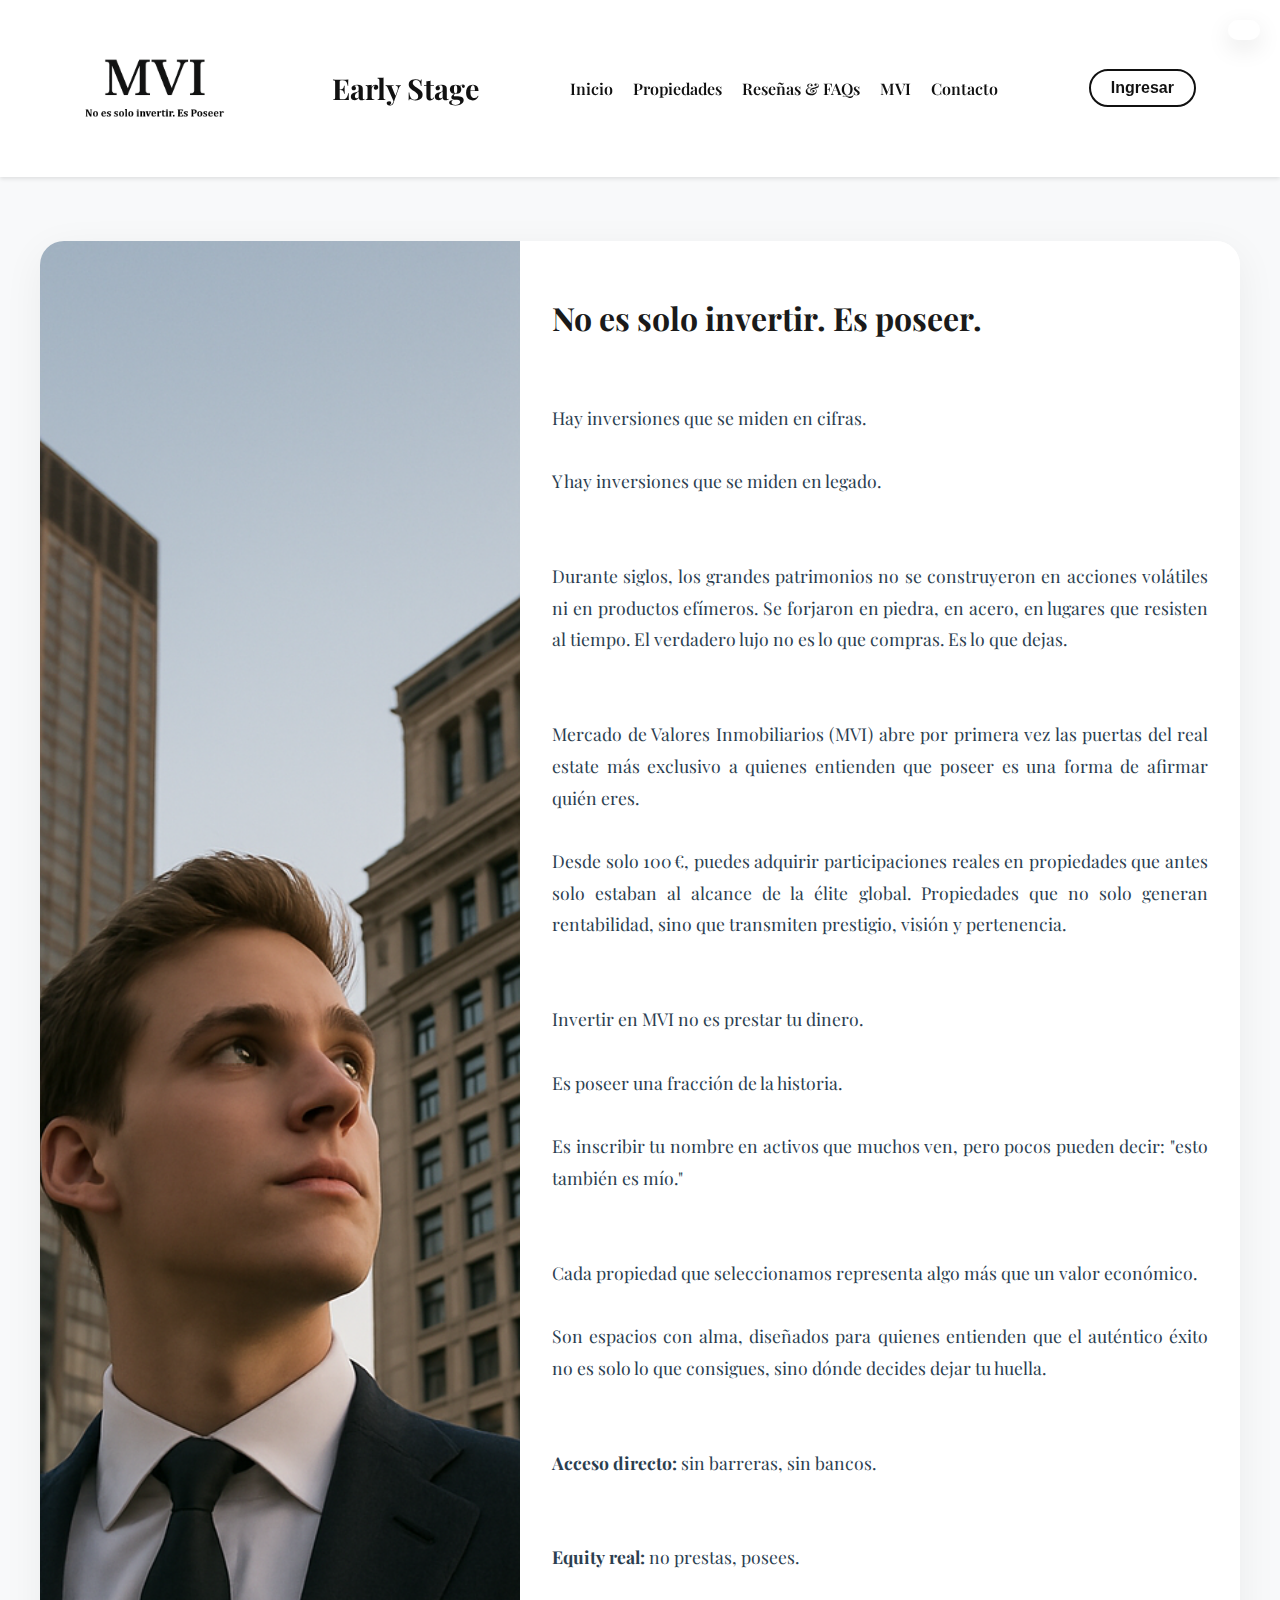
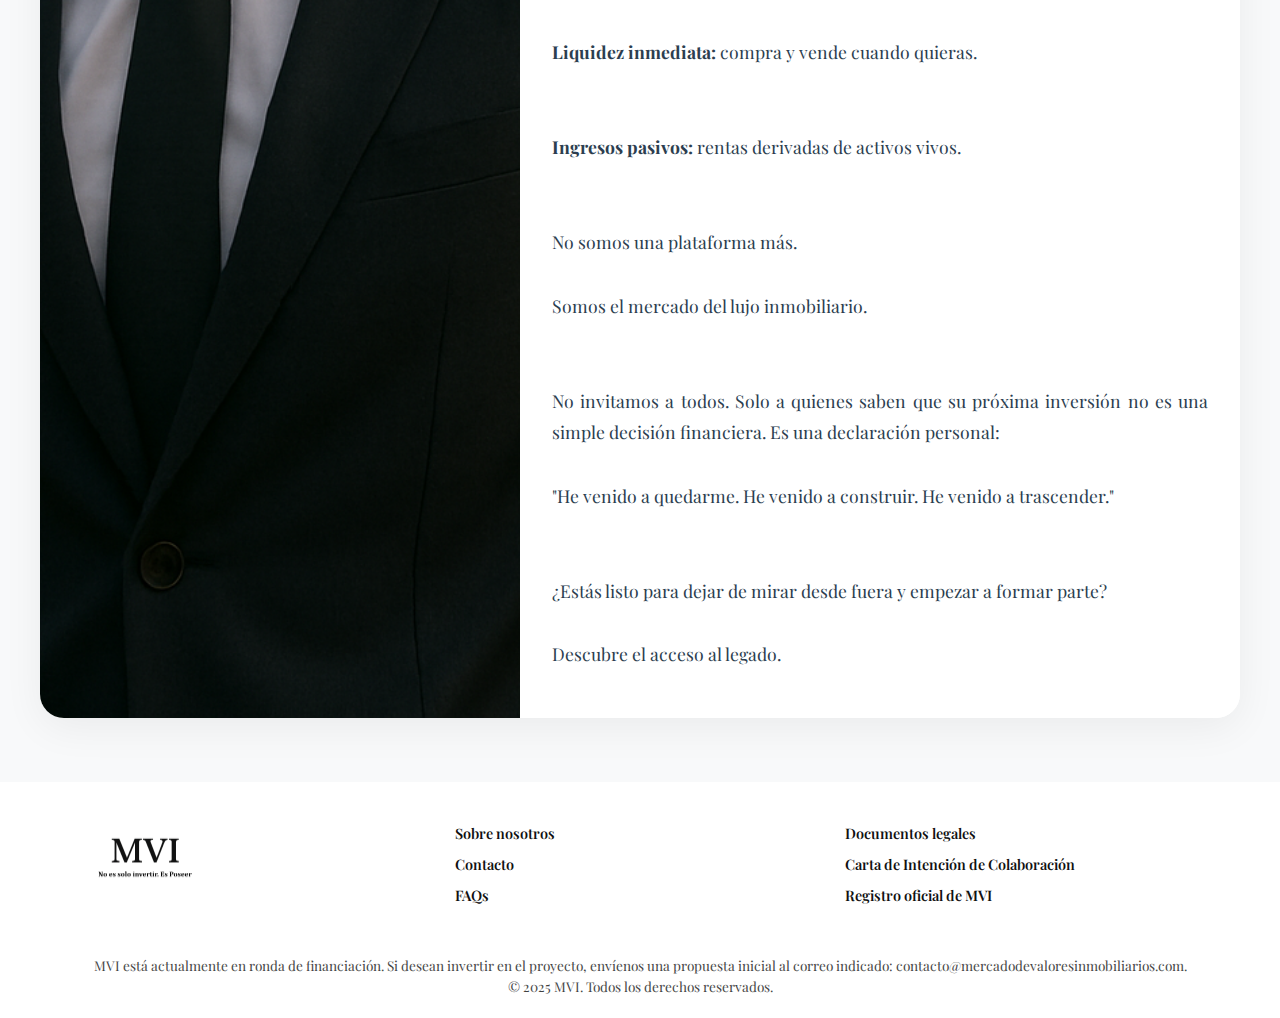
<file: articulo1.html>
<!DOCTYPE html>
<html lang="es">

<head>
    <meta charset="UTF-8">
    <meta name="viewport" content="width=device-width, initial-scale=1.0">
    <meta name="description" content="Documentos relacionados con la propiedad.">
    <title>MVI</title>
    <link rel="icon" href="logop.png" type="image/x-icon">
    <link rel="stylesheet" href="styles.css">
    <link
    href="https://fonts.googleapis.com/css2?family=Playfair+Display:wght@600&family=Montserrat:wght@400;600;700&display=swap"
    rel="stylesheet">
    <script defer src="documentos.js"></script>
    <script defer src="script.js"></script>

</head>

<body>
    <div id="google_translate_element"></div>

    <script type="text/javascript">
      function googleTranslateElementInit() {
        new google.translate.TranslateElement({
          pageLanguage: 'es',
          includedLanguages: 'es,en,zh-CN',
          layout: google.translate.TranslateElement.InlineLayout.SIMPLE
        }, 'google_translate_element');
      }
    </script>
  
    <script src="//translate.google.com/translate_a/element.js?cb=googleTranslateElementInit"></script>
  
    <script>
      // Aplica manualmente el idioma guardado en la cookie al cargar otra página
      document.addEventListener('DOMContentLoaded', function () {
        const googTransCookie = getCookie('googtrans');
        if (googTransCookie) {
          const lang = googTransCookie.split('/')[2];
          const select = document.querySelector('.goog-te-combo');
          if (select) {
            select.value = lang;
            select.dispatchEvent(new Event('change'));
          }
        }
      });
  
      function getCookie(name) {
        const match = document.cookie.match(new RegExp('(^| )' + name + '=([^;]+)'));
        if (match) return decodeURIComponent(match[2]);
        return null;
      }
    </script>
  <!-- HEADER -->
  <header class="lux-header">
    <div class="container header-container">
      <a href="index.html" class="logo-link">
        <img src="logop.png" alt="Logo MVI" class="logo">
      </a>
      <h1 class="lux-title">Early Stage</h1>
      <button class="menu-toggle" aria-label="Abrir menú">&#9776;</button>
      <nav class="lux-nav">
        <ul>
          <li><a href="index.html">Inicio</a></li>
          <li><a href="propiedades.html">Propiedades</a></li>
          <li><a href="resena.html">Reseñas & FAQs</a></li>
          <li><a href="MVI.html">MVI</a></li>
          <li><a href="contacto.html">Contacto</a></li>
        </ul>
      </nav>
      <div id="user-section">
        <!-- Aquí se insertarán el/los botones según el estado de la sesión -->
      </div>
    </div>
  </header>

    <section class="legacy-block">
        <div class="legacy-image"></div>
        <div class="legacy-text">
          <h3>No es solo invertir. Es poseer.</h3>
          <p>
            Hay inversiones que se miden en cifras.<br>
            Y hay inversiones que se miden en legado.<br><br>
            Durante siglos, los grandes patrimonios no se construyeron en acciones volátiles ni en productos efímeros. Se forjaron en piedra, en acero, en lugares que resisten al tiempo. El verdadero lujo no es lo que compras. Es lo que dejas.<br><br>
            Mercado de Valores Inmobiliarios (MVI) abre por primera vez las puertas del real estate más exclusivo a quienes entienden que poseer es una forma de afirmar quién eres.<br>
            Desde solo 100 €, puedes adquirir participaciones reales en propiedades que antes solo estaban al alcance de la élite global. Propiedades que no solo generan rentabilidad, sino que transmiten prestigio, visión y pertenencia.<br><br>
            Invertir en MVI no es prestar tu dinero.<br>
            Es poseer una fracción de la historia.<br>
            Es inscribir tu nombre en activos que muchos ven, pero pocos pueden decir: "esto también es mío."<br><br>
            Cada propiedad que seleccionamos representa algo más que un valor económico.<br>
            Son espacios con alma, diseñados para quienes entienden que el auténtico éxito no es solo lo que consigues, sino dónde decides dejar tu huella.<br><br>
            <strong>Acceso directo:</strong> sin barreras, sin bancos.<br><br>
            <strong>Equity real:</strong> no prestas, posees.<br><br>
            <strong>Liquidez inmediata:</strong> compra y vende cuando quieras.<br><br>
            <strong>Ingresos pasivos:</strong> rentas derivadas de activos vivos.<br><br>
            No somos una plataforma más.<br>
            Somos el mercado del lujo inmobiliario.<br><br>
            No invitamos a todos. Solo a quienes saben que su próxima inversión no es una simple decisión financiera. Es una declaración personal:<br>
            "He venido a quedarme. He venido a construir. He venido a trascender."<br><br>
            ¿Estás listo para dejar de mirar desde fuera y empezar a formar parte?<br>
            Descubre el acceso al legado.
          </p>
        </div>
      </section>
      

    <!-- FOOTER -->
    <footer>
        <div class="container footer-container">
            <!-- Logo en el footer -->
            <div class="footer-logo">
                <a href="index.html">
                    <img src="logop.png" alt="Logo MVI" />
                </a>
            </div>
            <!-- Enlaces en dos columnas -->
            <div class="footer-links">
                <div class="footer-column">
                    <ul>
                        <li><a href="MVI.html">Sobre nosotros</a></li>
                        <li><a href="contacto.html">Contacto</a></li>
                        <li><a href="resena.html">FAQs</a></li>
                    </ul>
                </div>
                <div class="footer-column">
                    <ul>
                        <li><a href="doc.html">Documentos legales</a></li>
                        <li><a href="index.html">Carta de Intención de Colaboración</a></li>
                        <li><a href="index.html">Registro oficial de MVI</a></li>
                    </ul>
                </div>
            </div>
        </div>
        <p> MVI está actualmente en ronda de financiación. Si desean invertir en el proyecto, envíenos una propuesta
            inicial
            al correo indicado: contacto@mercadodevaloresinmobiliarios.com.</p>
        <p>&copy; 2025 MVI. Todos los derechos reservados.</p>

    </footer>
</body>

</html>
</file>
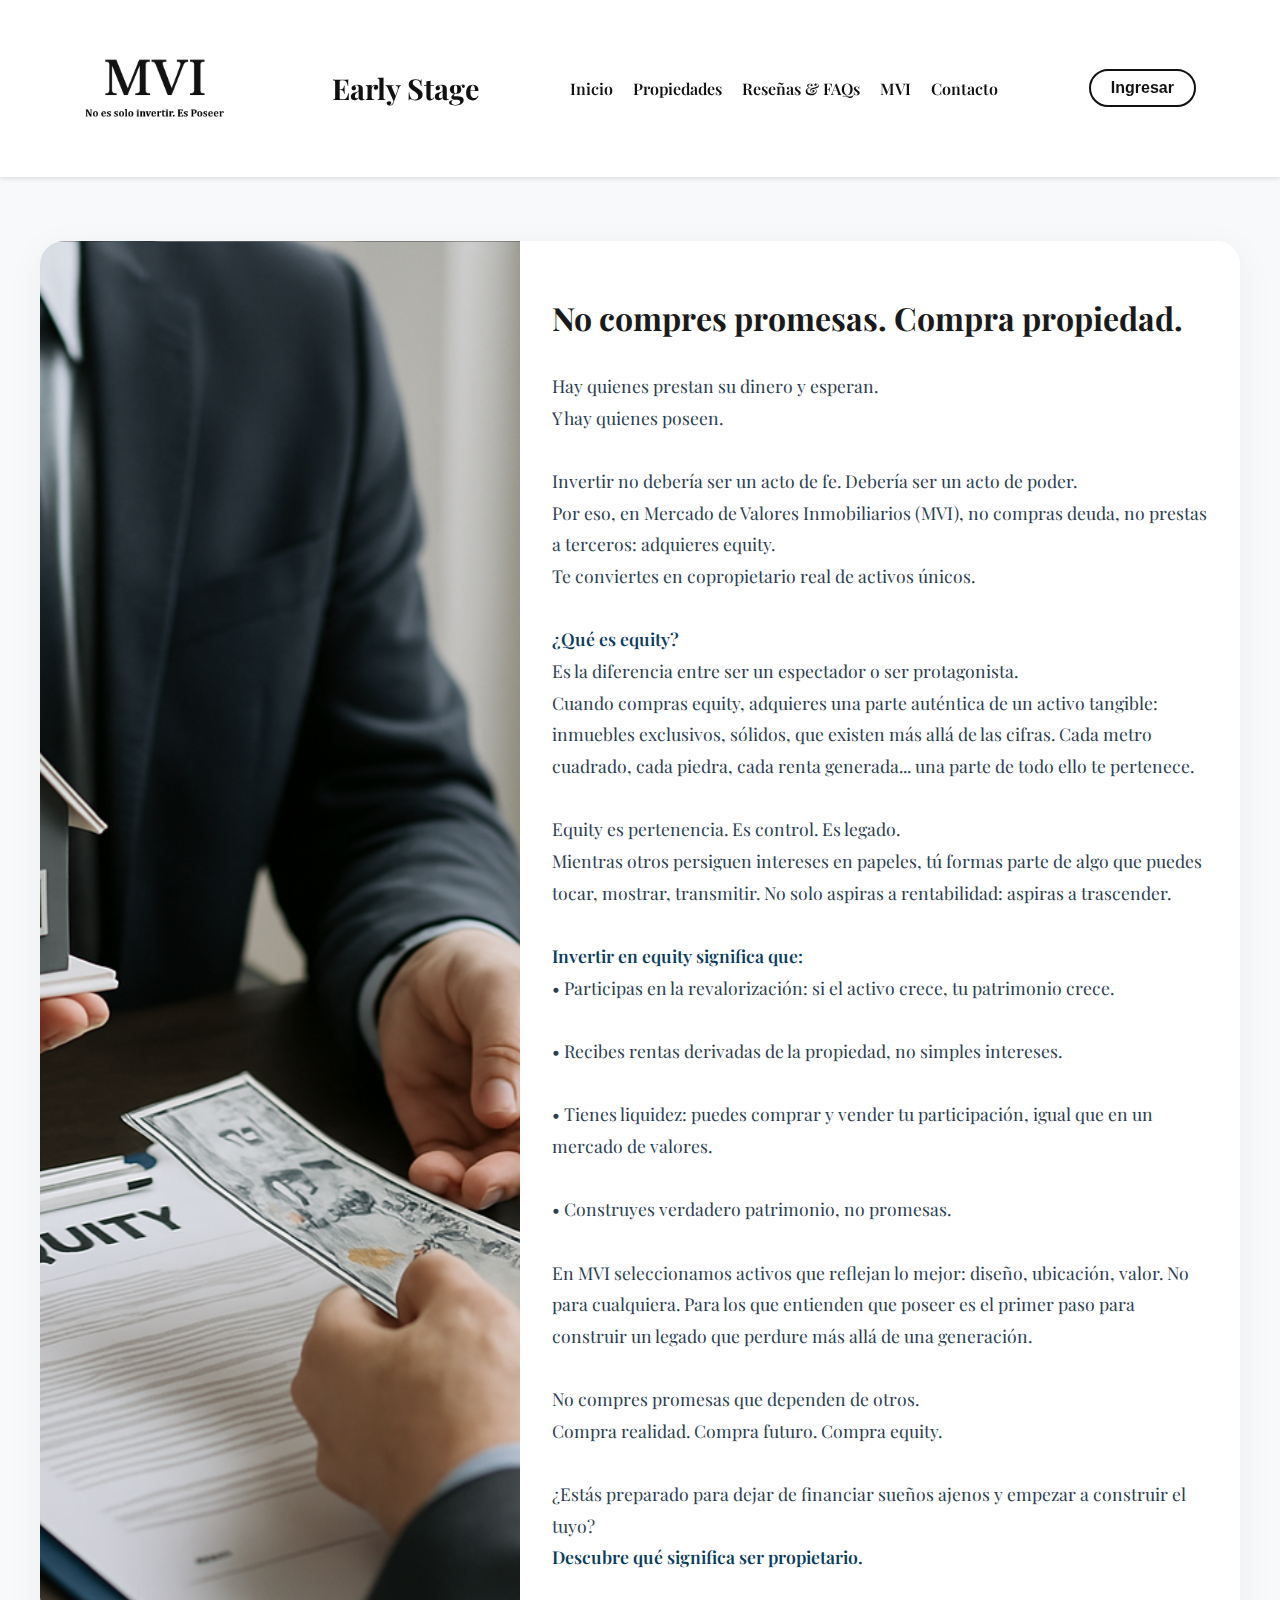
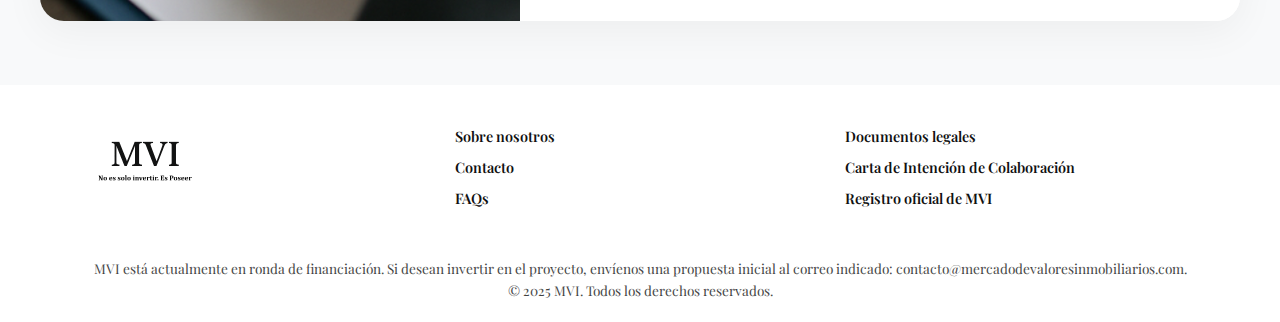
<file: articulo2.html>
<!DOCTYPE html>
<html lang="es">

<head>
    <meta charset="UTF-8">
    <meta name="viewport" content="width=device-width, initial-scale=1.0">
    <meta name="description" content="Documentos relacionados con la propiedad.">
    <title>MVI</title>
    <link rel="icon" href="logop.png" type="image/x-icon">
    <link rel="stylesheet" href="styles.css">
    <link
    href="https://fonts.googleapis.com/css2?family=Playfair+Display:wght@600&family=Montserrat:wght@400;600;700&display=swap"
    rel="stylesheet">
    <script defer src="documentos.js"></script>
    <script defer src="script.js"></script>

</head>

<body>
    <header>
        <div class="container header-container">
            <a href="index.html" class="logo-link">
                <img src="logop.png" alt="Logo MVI" class="logo" />
            </a>
            <h1>Early Stage</h1>
            <nav>
                <ul>
                    <li><a href="index.html">Inicio</a></li>
                    <li><a href="propiedades.html">Propiedades</a></li>
                    <li><a href="resena.html">Reseñas & FAQs</a></li>
                    <li><a href="MVI.html">MVI</a></li>
                    <li><a href="contacto.html">Contacto</a></li>
                </ul>
            </nav>
            <div id="user-section"></div>
        </div>
    </header>
    
    <section class="equity-block">
        <div class="equity-image"></div>
        <div class="equity-text">
          <h3>No compres promesas. Compra propiedad.</h3>
          <p>
            Hay quienes prestan su dinero y esperan.<br>
            Y hay quienes poseen.<br><br>
      
            Invertir no debería ser un acto de fe. Debería ser un acto de poder.<br>
            Por eso, en Mercado de Valores Inmobiliarios (MVI), no compras deuda, no prestas a terceros: adquieres equity.<br>
            Te conviertes en copropietario real de activos únicos.<br><br>
      
            <strong>¿Qué es equity?</strong><br>
            Es la diferencia entre ser un espectador o ser protagonista.<br>
            Cuando compras equity, adquieres una parte auténtica de un activo tangible: inmuebles exclusivos, sólidos, que existen más allá de las cifras. Cada metro cuadrado, cada piedra, cada renta generada... una parte de todo ello te pertenece.<br><br>
      
            Equity es pertenencia. Es control. Es legado.<br>
            Mientras otros persiguen intereses en papeles, tú formas parte de algo que puedes tocar, mostrar, transmitir. No solo aspiras a rentabilidad: aspiras a trascender.<br><br>
      
            <strong>Invertir en equity significa que:</strong><br>
            • Participas en la revalorización: si el activo crece, tu patrimonio crece.<br><br>
            • Recibes rentas derivadas de la propiedad, no simples intereses.<br><br>
            • Tienes liquidez: puedes comprar y vender tu participación, igual que en un mercado de valores.<br><br>
            • Construyes verdadero patrimonio, no promesas.<br><br>
      
            En MVI seleccionamos activos que reflejan lo mejor: diseño, ubicación, valor. No para cualquiera. Para los que entienden que poseer es el primer paso para construir un legado que perdure más allá de una generación.<br><br>
      
            No compres promesas que dependen de otros.<br>
            Compra realidad. Compra futuro. Compra equity.<br><br>
      
            ¿Estás preparado para dejar de financiar sueños ajenos y empezar a construir el tuyo?<br>
            <strong>Descubre qué significa ser propietario.</strong><br>
          </p>
        </div>
      </section>
      
      

    <!-- FOOTER -->
    <footer>
        <div class="container footer-container">
            <!-- Logo en el footer -->
            <div class="footer-logo">
                <a href="index.html">
                    <img src="logop.png" alt="Logo MVI" />
                </a>
            </div>
            <!-- Enlaces en dos columnas -->
            <div class="footer-links">
                <div class="footer-column">
                    <ul>
                        <li><a href="MVI.html">Sobre nosotros</a></li>
                        <li><a href="contacto.html">Contacto</a></li>
                        <li><a href="resena.html">FAQs</a></li>
                    </ul>
                </div>
                <div class="footer-column">
                    <ul>
                        <li><a href="doc.html">Documentos legales</a></li>
                        <li><a href="index.html">Carta de Intención de Colaboración</a></li>
                        <li><a href="index.html">Registro oficial de MVI</a></li>
                    </ul>
                </div>
            </div>
        </div>
        <p> MVI está actualmente en ronda de financiación. Si desean invertir en el proyecto, envíenos una propuesta
            inicial
            al correo indicado: contacto@mercadodevaloresinmobiliarios.com.</p>
        <p>&copy; 2025 MVI. Todos los derechos reservados.</p>

    </footer>
</body>

</html>
</file>
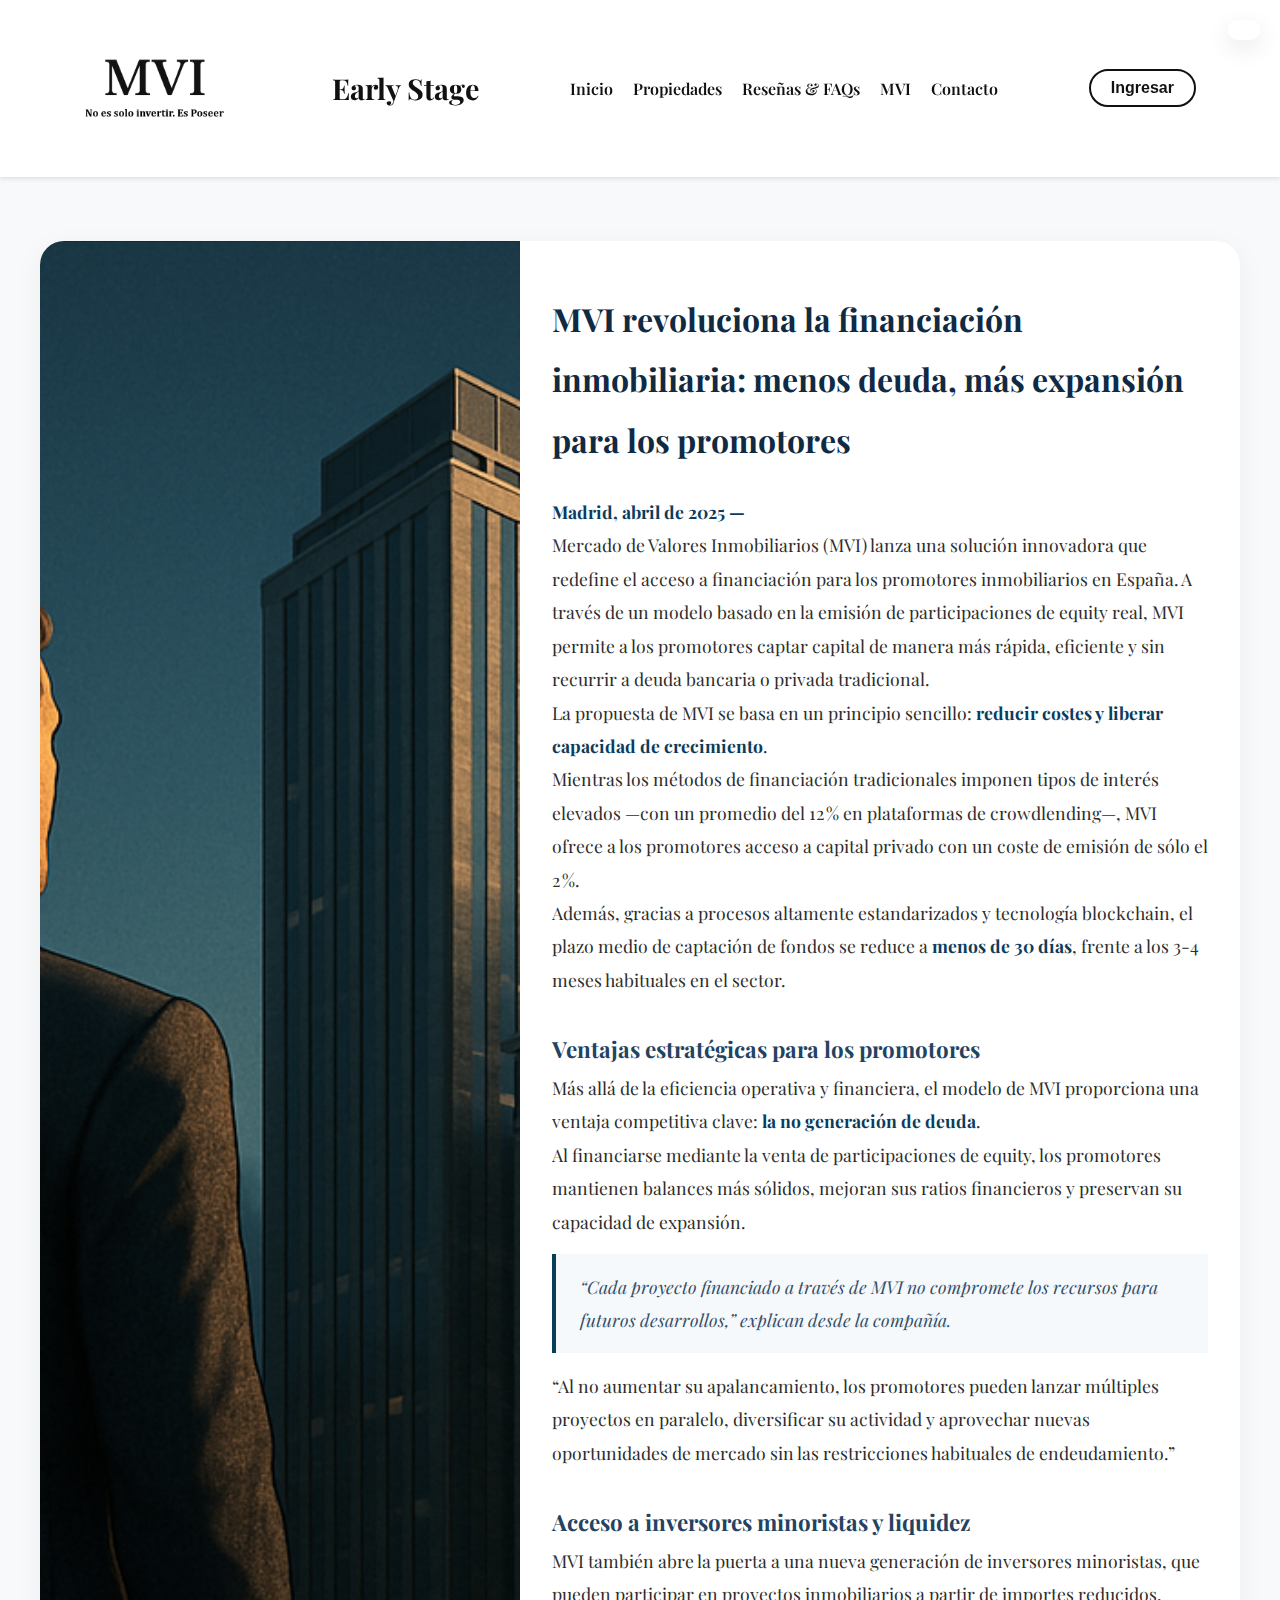
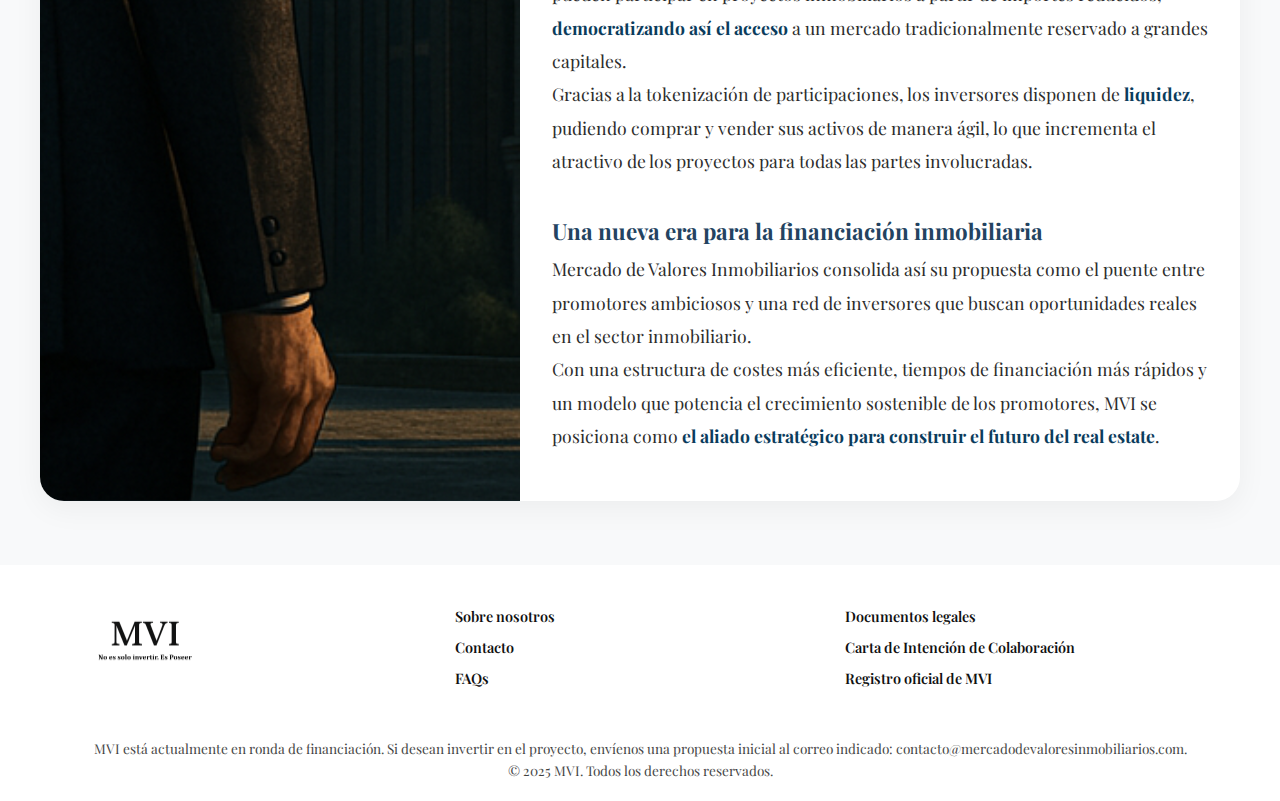
<file: articulo3.html>
<!DOCTYPE html>
<html lang="es">

<head>
    <meta charset="UTF-8">
    <meta name="viewport" content="width=device-width, initial-scale=1.0">
    <meta name="description" content="Documentos relacionados con la propiedad.">
    <title>MVI</title>
    <link rel="icon" href="logop.png" type="image/x-icon">
    <link rel="stylesheet" href="styles.css">
    <link
    href="https://fonts.googleapis.com/css2?family=Playfair+Display:wght@600&family=Montserrat:wght@400;600;700&display=swap"
    rel="stylesheet">
    <script defer src="documentos.js"></script>
    <script defer src="script.js"></script>

</head>

<body>
  <div id="google_translate_element"></div>

  <script type="text/javascript">
    function googleTranslateElementInit() {
      new google.translate.TranslateElement({
        pageLanguage: 'es',
        includedLanguages: 'es,en,zh-CN',
        layout: google.translate.TranslateElement.InlineLayout.SIMPLE
      }, 'google_translate_element');
    }
  </script>

  <script src="//translate.google.com/translate_a/element.js?cb=googleTranslateElementInit"></script>

  <script>
    // Aplica manualmente el idioma guardado en la cookie al cargar otra página
    document.addEventListener('DOMContentLoaded', function () {
      const googTransCookie = getCookie('googtrans');
      if (googTransCookie) {
        const lang = googTransCookie.split('/')[2];
        const select = document.querySelector('.goog-te-combo');
        if (select) {
          select.value = lang;
          select.dispatchEvent(new Event('change'));
        }
      }
    });

    function getCookie(name) {
      const match = document.cookie.match(new RegExp('(^| )' + name + '=([^;]+)'));
      if (match) return decodeURIComponent(match[2]);
      return null;
    }
  </script>
  <!-- HEADER -->
  <header class="lux-header">
    <div class="container header-container">
      <a href="index.html" class="logo-link">
        <img src="logop.png" alt="Logo MVI" class="logo">
      </a>
      <h1 class="lux-title">Early Stage</h1>
      <button class="menu-toggle" aria-label="Abrir menú">&#9776;</button>
      <nav class="lux-nav">
        <ul>
          <li><a href="index.html">Inicio</a></li>
          <li><a href="propiedades.html">Propiedades</a></li>
          <li><a href="resena.html">Reseñas & FAQs</a></li>
          <li><a href="MVI.html">MVI</a></li>
          <li><a href="contacto.html">Contacto</a></li>
        </ul>
      </nav>
      <div id="user-section">
        <!-- Aquí se insertarán el/los botones según el estado de la sesión -->
      </div>
    </div>
  </header>

    
    <section class="press-block">
        <div class="press-image"></div>
        <div class="press-content">
          <h3>MVI revoluciona la financiación inmobiliaria: menos deuda, más expansión para los promotores</h3>
          <p><strong>Madrid, abril de 2025 —</strong><br>
            Mercado de Valores Inmobiliarios (MVI) lanza una solución innovadora que redefine el acceso a financiación para los promotores inmobiliarios en España.
            A través de un modelo basado en la emisión de participaciones de equity real, MVI permite a los promotores captar capital de manera más rápida, eficiente y sin recurrir a deuda bancaria o privada tradicional.
          </p>
          <p>
            La propuesta de MVI se basa en un principio sencillo: <strong>reducir costes y liberar capacidad de crecimiento</strong>.<br>
            Mientras los métodos de financiación tradicionales imponen tipos de interés elevados —con un promedio del 12 % en plataformas de crowdlending—,
            MVI ofrece a los promotores acceso a capital privado con un coste de emisión de sólo el 2 %.
          </p>
          <p>
            Además, gracias a procesos altamente estandarizados y tecnología blockchain, el plazo medio de captación de fondos se reduce a <strong>menos de 30 días</strong>,
            frente a los 3-4 meses habituales en el sector.
          </p>
          <h4>Ventajas estratégicas para los promotores</h4>
          <p>
            Más allá de la eficiencia operativa y financiera, el modelo de MVI proporciona una ventaja competitiva clave: <strong>la no generación de deuda</strong>.<br>
            Al financiarse mediante la venta de participaciones de equity, los promotores mantienen balances más sólidos, mejoran sus ratios financieros y preservan su capacidad de expansión.
          </p>
          <blockquote>
            “Cada proyecto financiado a través de MVI no compromete los recursos para futuros desarrollos,” explican desde la compañía.
          </blockquote>
          <p>
            “Al no aumentar su apalancamiento, los promotores pueden lanzar múltiples proyectos en paralelo, diversificar su actividad y aprovechar nuevas oportunidades de mercado sin las restricciones habituales de endeudamiento.”
          </p>
          <h4>Acceso a inversores minoristas y liquidez</h4>
          <p>
            MVI también abre la puerta a una nueva generación de inversores minoristas, que pueden participar en proyectos inmobiliarios a partir de importes reducidos,
            <strong>democratizando así el acceso</strong> a un mercado tradicionalmente reservado a grandes capitales.
          </p>
          <p>
            Gracias a la tokenización de participaciones, los inversores disponen de <strong>liquidez</strong>, pudiendo comprar y vender sus activos de manera ágil, lo que incrementa el atractivo de los proyectos para todas las partes involucradas.
          </p>
          <h4>Una nueva era para la financiación inmobiliaria</h4>
          <p>
            Mercado de Valores Inmobiliarios consolida así su propuesta como el puente entre promotores ambiciosos y una red de inversores que buscan oportunidades reales en el sector inmobiliario.
          </p>
          <p>
            Con una estructura de costes más eficiente, tiempos de financiación más rápidos y un modelo que potencia el crecimiento sostenible de los promotores,
            MVI se posiciona como <strong>el aliado estratégico para construir el futuro del real estate</strong>.
          </p>
        </div>
      </section>
      
      
      

    <!-- FOOTER -->
    <footer>
        <div class="container footer-container">
            <!-- Logo en el footer -->
            <div class="footer-logo">
                <a href="index.html">
                    <img src="logop.png" alt="Logo MVI" />
                </a>
            </div>
            <!-- Enlaces en dos columnas -->
            <div class="footer-links">
                <div class="footer-column">
                    <ul>
                        <li><a href="MVI.html">Sobre nosotros</a></li>
                        <li><a href="contacto.html">Contacto</a></li>
                        <li><a href="resena.html">FAQs</a></li>
                    </ul>
                </div>
                <div class="footer-column">
                    <ul>
                        <li><a href="doc.html">Documentos legales</a></li>
                        <li><a href="index.html">Carta de Intención de Colaboración</a></li>
                        <li><a href="index.html">Registro oficial de MVI</a></li>
                    </ul>
                </div>
            </div>
        </div>
        <p> MVI está actualmente en ronda de financiación. Si desean invertir en el proyecto, envíenos una propuesta
            inicial
            al correo indicado: contacto@mercadodevaloresinmobiliarios.com.</p>
        <p>&copy; 2025 MVI. Todos los derechos reservados.</p>

    </footer>
</body>

</html>
</file>
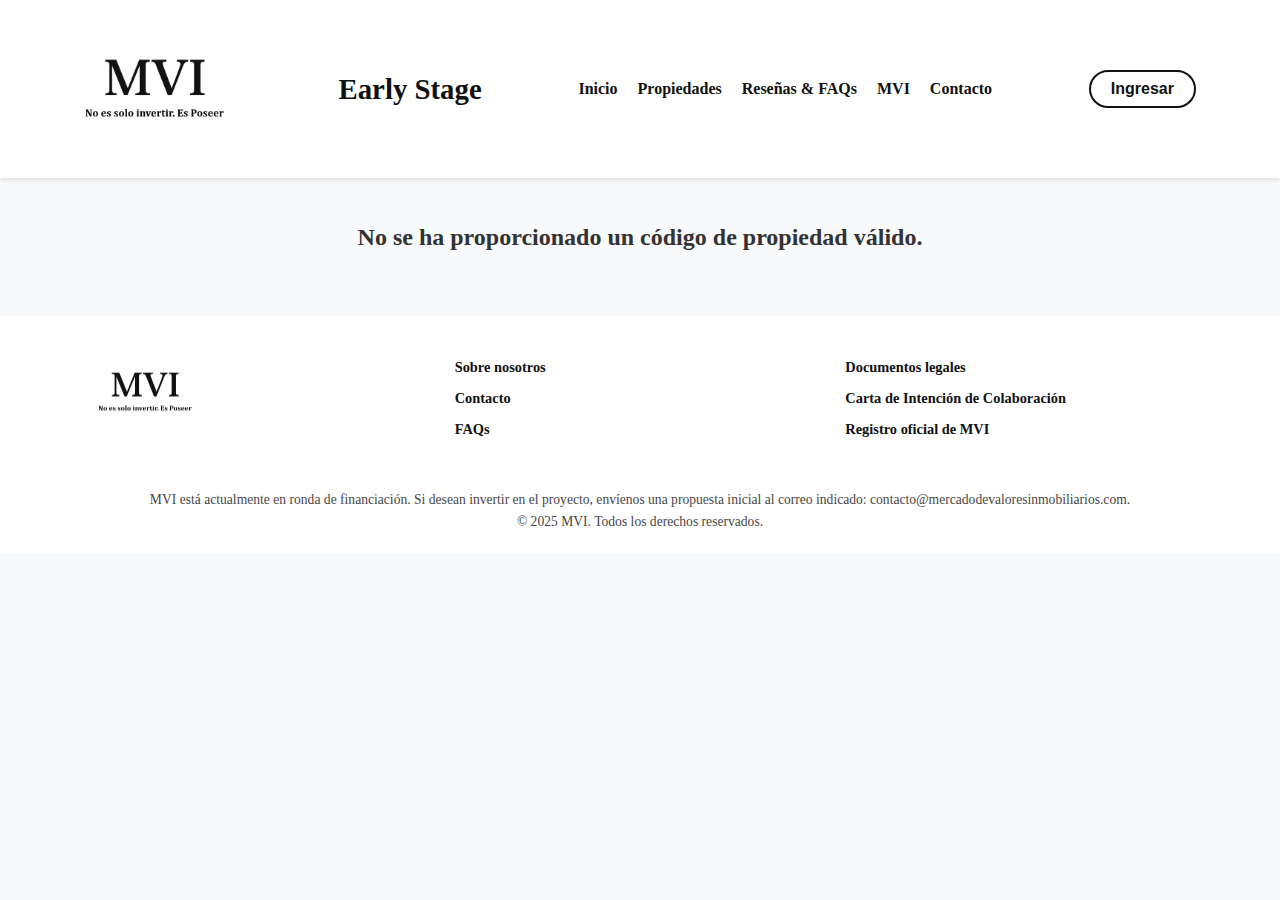
<file: documentos.html>
<!DOCTYPE html>
<html lang="es">
<head>
  <meta charset="UTF-8">
  <meta name="viewport" content="width=device-width, initial-scale=1.0">
  <meta name="description" content="Documentos relacionados con la propiedad.">
  <title>MVI - Documentos de la Propiedad</title>
  <link rel="icon" href="logop.png" type="image/x-icon">
  <link rel="stylesheet" href="styles.css">
  <script defer src="documentos.js"></script>
  <script defer src="script.js"></script>

</head>
<body>
  <header>
    <div class="container header-container">
      <a href="index.html" class="logo-link">
        <img src="logop.png" alt="Logo MVI" class="logo" />
      </a>
      <h1>Early Stage</h1>
      <nav>
        <ul>
          <li><a href="index.html">Inicio</a></li>
          <li><a href="propiedades.html">Propiedades</a></li>
          <li><a href="resena.html">Reseñas & FAQs</a></li>
          <li><a href="MVI.html">MVI</a></li>
          <li><a href="contacto.html">Contacto</a></li>
        </ul>
      </nav>
      <div id="user-section"></div>
    </div>
  </header>
  <main class="container">
    <h2 id="document-title">Documentos de la Propiedad: N/A</h2>
    <ul id="document-list"></ul>
  </main>

  <!-- FOOTER -->
  <footer>
    <div class="container footer-container">
      <!-- Logo en el footer -->
      <div class="footer-logo">
        <a href="index.html">
          <img src="logop.png" alt="Logo MVI" />
        </a>
      </div>
      <!-- Enlaces en dos columnas -->
      <div class="footer-links">
        <div class="footer-column">
          <ul>
            <li><a href="MVI.html">Sobre nosotros</a></li>
            <li><a href="contacto.html">Contacto</a></li>
            <li><a href="resena.html">FAQs</a></li>
          </ul>
        </div>
        <div class="footer-column">
          <ul>
            <li><a href="doc.html">Documentos legales</a></li>
            <li><a href="index.html">Carta de Intención de Colaboración</a></li>
            <li><a href="index.html">Registro oficial de MVI</a></li>
          </ul>
        </div>
      </div>
    </div>
    <p> MVI está actualmente en ronda de financiación. Si desean invertir en el proyecto, envíenos una propuesta inicial
      al correo indicado: contacto@mercadodevaloresinmobiliarios.com.</p>
    <p>&copy; 2025 MVI. Todos los derechos reservados.</p>

  </footer>
</body>
</html>
</file>
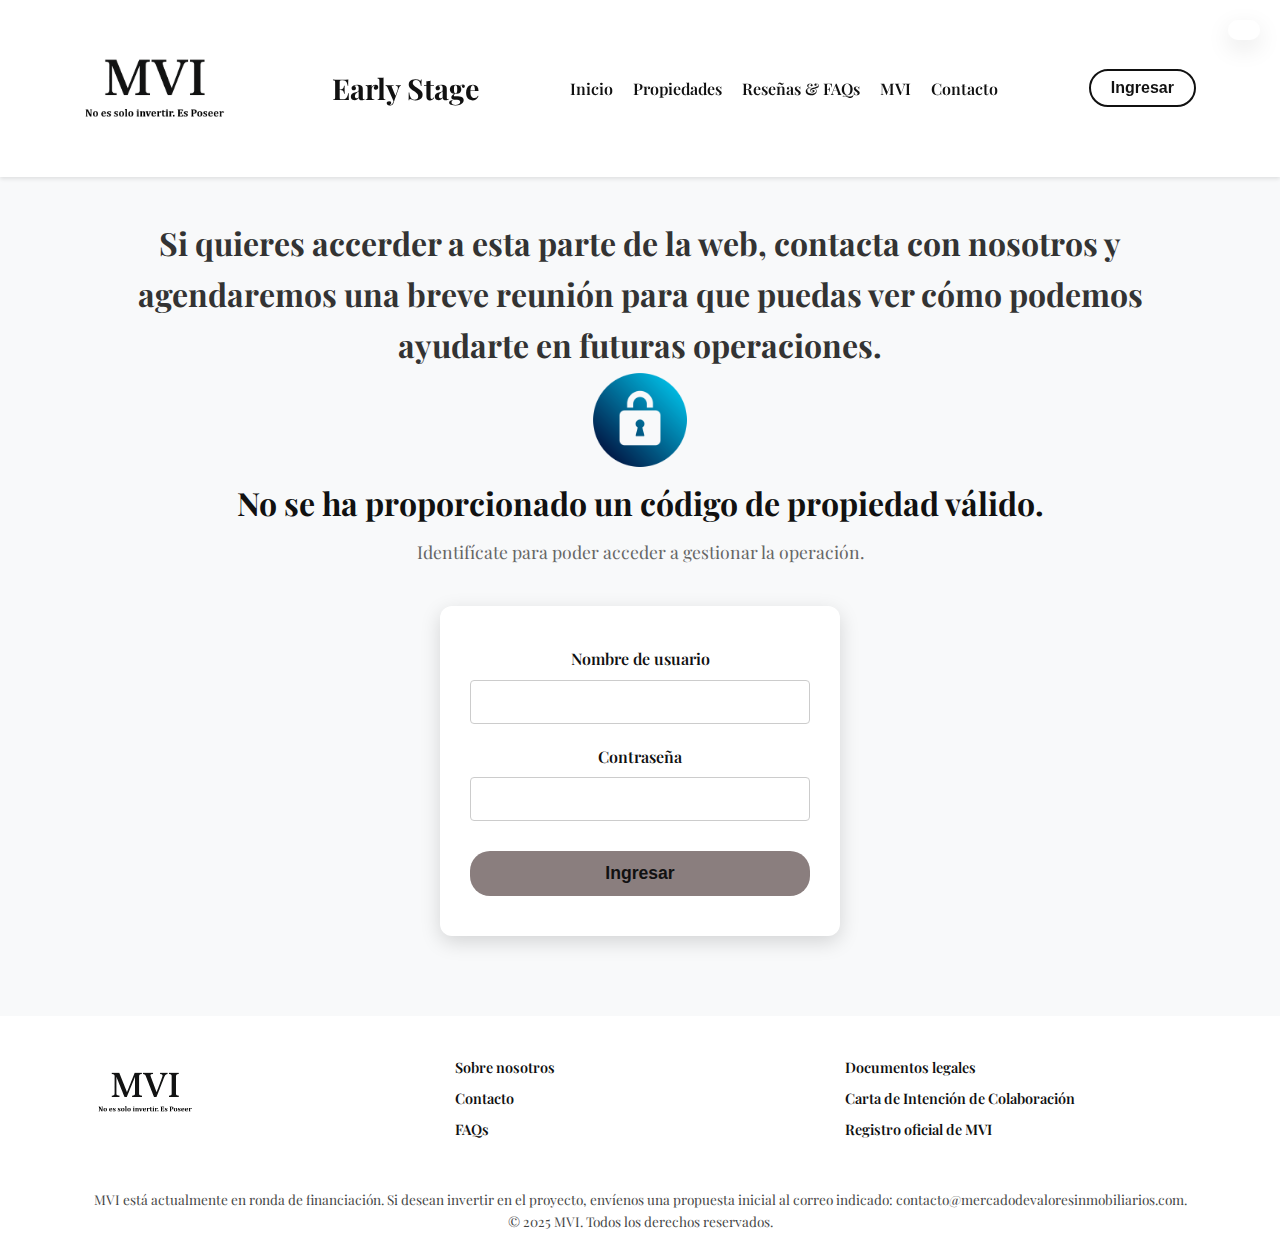
<file: entrar.html>
<!DOCTYPE html>
<html lang="es">
<head>
  <meta charset="UTF-8">
  <meta name="viewport" content="width=device-width, initial-scale=1.0">
  <meta name="description" content="Gestiona la operación de una propiedad.">
  <title>Gestionar Operación</title>
  <link href="https://fonts.googleapis.com/css2?family=Playfair+Display:wght@600&family=Montserrat:wght@400;600;700&display=swap" rel="stylesheet">

  <link rel="icon" href="logop.png" type="image/x-icon">
  <link rel="stylesheet" href="styles.css">

  <script defer src="entrar.js"></script>
  <script defer src="script.js"></script>

</head>
<body>
  <div id="google_translate_element"></div>

  <script type="text/javascript">
    function googleTranslateElementInit() {
      new google.translate.TranslateElement({
        pageLanguage: 'es',
        includedLanguages: 'es,en,zh-CN',
        layout: google.translate.TranslateElement.InlineLayout.SIMPLE
      }, 'google_translate_element');
    }
  </script>
  
  <script src="//translate.google.com/translate_a/element.js?cb=googleTranslateElementInit"></script>
  
  <script>
    // Aplica manualmente el idioma guardado en la cookie al cargar otra página
    document.addEventListener('DOMContentLoaded', function () {
      const googTransCookie = getCookie('googtrans');
      if (googTransCookie) {
        const lang = googTransCookie.split('/')[2];
        const select = document.querySelector('.goog-te-combo');
        if (select) {
          select.value = lang;
          select.dispatchEvent(new Event('change'));
        }
      }
    });
  
    function getCookie(name) {
      const match = document.cookie.match(new RegExp('(^| )' + name + '=([^;]+)'));
      if (match) return decodeURIComponent(match[2]);
      return null;
    }
  </script>
  
  <header>
    <div class="container header-container">
      <a href="index.html" class="logo-link">
        <img src="logop.png" alt="Logo MVI" class="logo">
      </a>
      <h1>Early Stage</h1>
      <nav>
        <ul>
          <li><a href="index.html">Inicio</a></li>
          <li><a href="propiedades.html">Propiedades</a></li>
          <li><a href="resena.html">Reseñas & FAQs</a></li>
          <li><a href="MVI.html">MVI</a></li>
          <li><a href="contacto.html">Contacto</a></li>
        </ul>
      </nav>
      <div id="user-section">
        <!-- Aquí se insertarán el/los botones según el estado de la sesión -->
      </div>
    </div>
  </header>

  <main class="container">
    <h1>Si quieres accerder a esta parte de la web, contacta con nosotros y agendaremos una breve reunión para que puedas ver cómo podemos ayudarte en futuras operaciones.</h1>
    
    <img src="bloqueado.png" alt="Logo MVI" class="logo">

    <h2 id="operation-title"></h2>

    <p id="operation-description">Identifícate para poder acceder a gestionar la operación.</p>
    <div class="registro-form-container">
      <form id="registro-form">
        <div class="form-group">
          <label for="name">Nombre de usuario</label>
          <input type="text" id="name" name="name" required>
        </div>
        <div class="form-group password-group">
          <label for="password">Contraseña</label>
          <input type="password" id="password" name="password" required>
        </div>
        <button type="submit" class="btn" id="ingresar">Ingresar</button>
      </form>
    </div>
  </main>

  <!-- FOOTER -->
  <footer>
    <div class="container footer-container">
      <!-- Logo en el footer -->
      <div class="footer-logo">
        <a href="index.html">
          <img src="logop.png" alt="Logo MVI" />
        </a>
      </div>
      <!-- Enlaces en dos columnas -->
      <div class="footer-links">
        <div class="footer-column">
          <ul>
            <li><a href="MVI.html">Sobre nosotros</a></li>
            <li><a href="contacto.html">Contacto</a></li>
            <li><a href="resena.html">FAQs</a></li>
          </ul>
        </div>
        <div class="footer-column">
          <ul>
            <li><a href="doc.html">Documentos legales</a></li>
            <li><a href="index.html">Carta de Intención de Colaboración</a></li>
            <li><a href="index.html">Registro oficial de MVI</a></li>
          </ul>
        </div>
      </div>
    </div>
    <p> MVI está actualmente en ronda de financiación. Si desean invertir en el proyecto, envíenos una propuesta inicial
      al correo indicado: contacto@mercadodevaloresinmobiliarios.com.</p>
    <p>&copy; 2025 MVI. Todos los derechos reservados.</p>

  </footer>
</body>
</html>
</file>
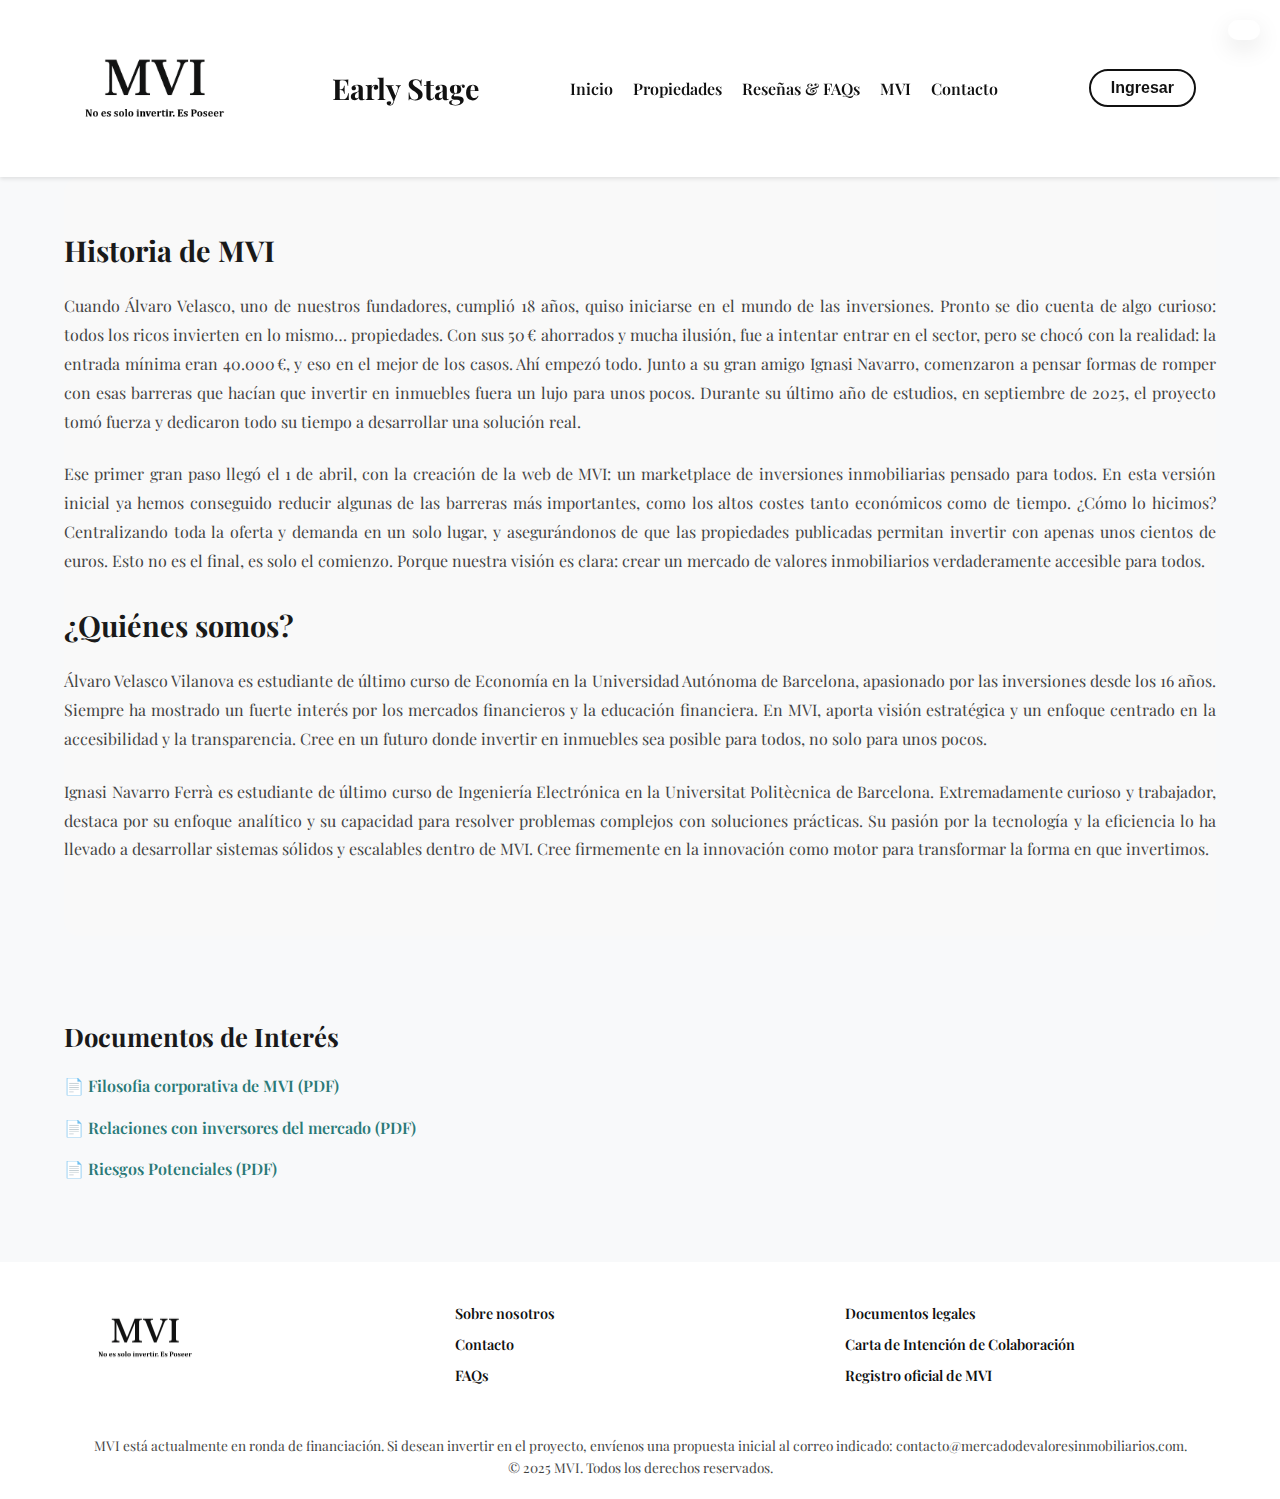
<file: MVI.html>
<!DOCTYPE html>
<html lang="es">

<head>
  <meta charset="UTF-8">
  <meta name="viewport" content="width=device-width, initial-scale=1.0">
  <meta name="description" content="Explora el mercado más innovador para invertir en bienes raíces.">
  <title>MVI</title>
  <link rel="icon" href="logop.png" type="image/x-icon">
  <!-- Google Fonts -->
  <link href="https://fonts.googleapis.com/css2?family=Playfair+Display:wght@600&family=Montserrat:wght@400;600;700&display=swap" rel="stylesheet">
  <!-- CSS principal -->
  <link rel="stylesheet" href="styles.css">
  <!-- CSS específico para propiedades (se carga después para prioridad) -->
  <link rel="stylesheet" href="propiedades.css">
  <script defer src="script.js"></script>
</head>

<body>

  <div id="google_translate_element"></div>

  <script type="text/javascript">
    function googleTranslateElementInit() {
      new google.translate.TranslateElement({
        pageLanguage: 'es',
        includedLanguages: 'es,en,zh-CN',
        layout: google.translate.TranslateElement.InlineLayout.SIMPLE
      }, 'google_translate_element');
    }
  </script>
  
  <script src="//translate.google.com/translate_a/element.js?cb=googleTranslateElementInit"></script>
  
  <script>
    // Aplica manualmente el idioma guardado en la cookie al cargar otra página
    document.addEventListener('DOMContentLoaded', function () {
      const googTransCookie = getCookie('googtrans');
      if (googTransCookie) {
        const lang = googTransCookie.split('/')[2];
        const select = document.querySelector('.goog-te-combo');
        if (select) {
          select.value = lang;
          select.dispatchEvent(new Event('change'));
        }
      }
    });
  
    function getCookie(name) {
      const match = document.cookie.match(new RegExp('(^| )' + name + '=([^;]+)'));
      if (match) return decodeURIComponent(match[2]);
      return null;
    }
  </script>
  
  <!-- HEADER -->
  <header>
    <div class="container header-container">
      <a href="index.html" class="logo-link">
        <img src="logop.png" alt="Logo MVI" class="logo">
      </a>
      <h1>Early Stage</h1>
      <nav>
        <ul>
          <li><a href="index.html">Inicio</a></li>
          <li><a href="propiedades.html">Propiedades</a></li>
          <li><a href="resena.html">Reseñas & FAQs</a></li>
          <li><a href="MVI.html">MVI</a></li>
          <li><a href="contacto.html">Contacto</a></li>
        </ul>
      </nav>
      <div id="user-section">
        <!-- Aquí se insertarán el/los botones según el estado de la sesión -->
      </div>
    </div>
  </header>

  <!-- SECCIÓN PRINCIPAL DE INFORMACIÓN DE MVI -->
  <main>
    <section class="empresa-info container">
      <div class="empresa-info-grid">
        <!-- TEXTO -->
        <div class="empresa-texto">
          <h2>Historia de MVI</h2>
          <p>
            Cuando Álvaro Velasco, uno de nuestros fundadores, cumplió 18 años, quiso iniciarse en el mundo de las
            inversiones. Pronto se dio cuenta de algo curioso: todos los ricos invierten en lo mismo… propiedades. Con
            sus 50 € ahorrados y mucha ilusión, fue a intentar entrar en el sector, pero se chocó con la realidad: la
            entrada mínima eran 40.000 €, y eso en el mejor de los casos.
            Ahí empezó todo. Junto a su gran amigo Ignasi Navarro, comenzaron a pensar formas de romper con esas
            barreras que hacían que invertir en inmuebles fuera un lujo para unos pocos. Durante su último año de
            estudios, en septiembre de 2025, el proyecto tomó fuerza y dedicaron todo su tiempo a desarrollar una
            solución real.
          </p>
          <p>
            Ese primer gran paso llegó el 1 de abril, con la creación de la web de MVI: un marketplace de inversiones
            inmobiliarias pensado para todos. En esta versión inicial ya hemos conseguido reducir algunas de las
            barreras más importantes, como los altos costes tanto económicos como de tiempo.
          
            ¿Cómo lo hicimos? Centralizando toda la oferta y demanda en un solo lugar, y asegurándonos de que las
            propiedades publicadas permitan invertir con apenas unos cientos de euros. Esto no es el final, es solo el
            comienzo. Porque nuestra visión es clara: crear un mercado de valores inmobiliarios verdaderamente accesible
            para todos.
          </p>

          <h2>¿Quiénes somos?</h2>
          <p>
            Álvaro Velasco Vilanova es estudiante de último curso de Economía en la Universidad Autónoma de Barcelona,
            apasionado por las inversiones desde los 16 años. Siempre ha mostrado un fuerte interés por los mercados
            financieros y la educación financiera. En MVI, aporta visión estratégica y un enfoque centrado en la
            accesibilidad y la transparencia. Cree en un futuro donde invertir en inmuebles sea posible para todos, no
            solo para unos pocos.
          </p>
          <p> Ignasi Navarro Ferrà es estudiante de último curso de Ingeniería Electrónica en la Universitat Politècnica
            de Barcelona. Extremadamente curioso y trabajador, destaca por su enfoque analítico y su capacidad para
            resolver problemas complejos con soluciones prácticas. Su pasión por la tecnología y la eficiencia lo ha
            llevado a desarrollar sistemas sólidos y escalables dentro de MVI. Cree firmemente en la innovación como
            motor para transformar la forma en que invertimos.
          </p>
        </div>


      </div>
    </section>


    <section class="pdf-documents container">
      <h2>Documentos de Interés</h2>
      <ul>
        <li><a href="docs/Filosofia Corporativa.pdf" target="_blank">Filosofia corporativa de MVI (PDF)</a></li>
        <li><a href="docs/Relaciones con inversores del mercado.pdf" target="_blank">Relaciones con inversores del
            mercado (PDF)</a></li>
        <li><a href="docs/Riesgos Potenciales.pdf" target="_blank">Riesgos Potenciales (PDF)</a></li>
      </ul>
    </section>
  </main>



  <!-- FOOTER -->
  <footer>
    <div class="container footer-container">
      <!-- Logo en el footer -->
      <div class="footer-logo">
        <a href="index.html">
          <img src="logop.png" alt="Logo MVI" />
        </a>
      </div>
      <!-- Enlaces en dos columnas -->
      <div class="footer-links">
        <div class="footer-column">
          <ul>
            <li><a href="MVI.html">Sobre nosotros</a></li>
            <li><a href="contacto.html">Contacto</a></li>
            <li><a href="resena.html">FAQs</a></li>
          </ul>
        </div>
        <div class="footer-column">
          <ul>
            <li><a href="doc.html">Documentos legales</a></li>
            <li><a href="index.html">Carta de Intención de Colaboración</a></li>
            <li><a href="index.html">Registro oficial de MVI</a></li>
          </ul>
        </div>
      </div>
    </div>
    <p> MVI está actualmente en ronda de financiación. Si desean invertir en el proyecto, envíenos una propuesta inicial
      al correo indicado: contacto@mercadodevaloresinmobiliarios.com.</p>
    <p>&copy; 2025 MVI. Todos los derechos reservados.</p>

  </footer>

</body>

</html>
</file>
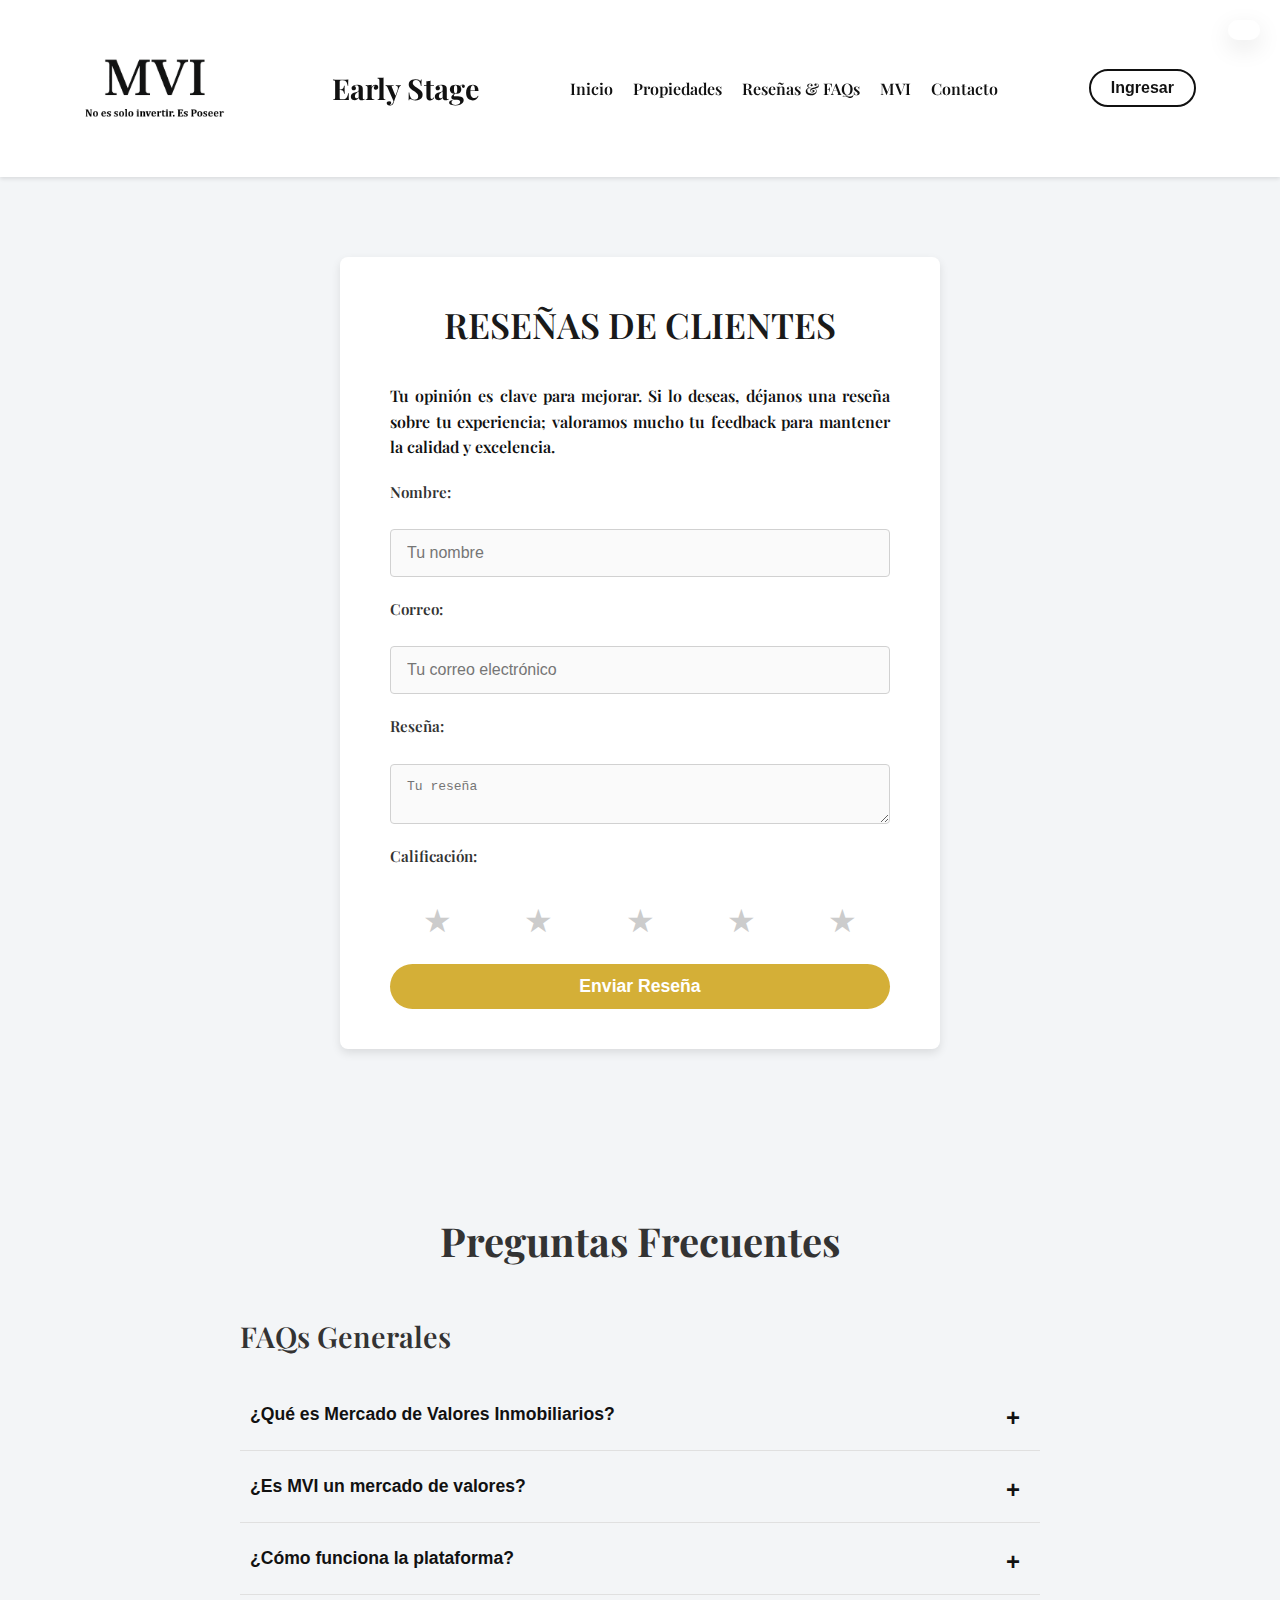
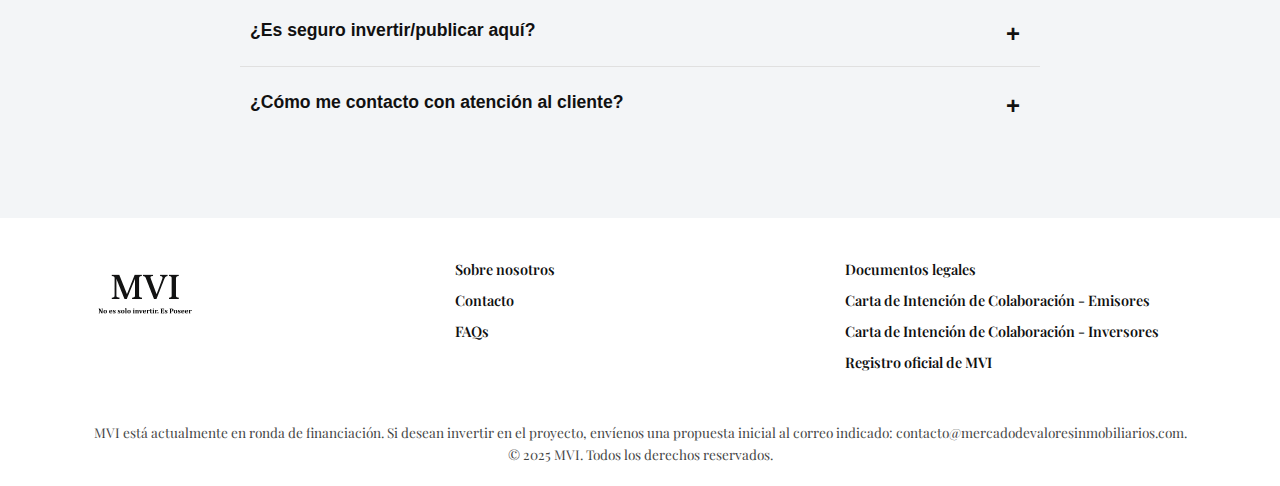
<file: resena.html>
<!DOCTYPE html>
<html lang="es">

<head>
  <meta charset="UTF-8">
  <meta name="viewport" content="width=device-width, initial-scale=1.0">
  <meta name="description" content="Explora el mercado más innovador para invertir en bienes raíces.">
  <title>MVI</title>
  <link rel="icon" href="logop.png" type="image/x-icon">
  <!-- Google Fonts -->
  <link
    href="https://fonts.googleapis.com/css2?family=Playfair+Display:wght@600&family=Montserrat:wght@400;600;700&display=swap"
    rel="stylesheet">
  <!-- CSS principal -->
  <link rel="stylesheet" href="styles.css">
  <!-- CSS específico para propiedades (se carga después para prioridad) -->
  <link rel="stylesheet" href="propiedades.css">
  <script defer src="script.js"></script>
</head>
<style>
  .popup-content {
    display: flex;
    justify-content: space-between;
    align-items: center;
    flex-wrap: wrap;
    gap: 20px;
    text-align: center;
    /* ✅ Añadido */
  }

  .popup-texto {
    font-size: 1rem;
    margin: 0;
    flex: 1;
    min-width: 200px;
    text-align: center;
    /* ✅ Añadido */
  }

  .star-rating {
    display: flex;
    gap: 6px;
    font-size: 2rem;
    cursor: pointer;
  }

  .star-rating span {
    color: #ccc;
    transition: color 0.2s;
  }

  .star-rating span.hover,
  .star-rating span.selected {
    color: gold;
  }
</style>

<body>

  <div id="google_translate_element"></div>

  <script type="text/javascript">
    function googleTranslateElementInit() {
      new google.translate.TranslateElement({
        pageLanguage: 'es',
        includedLanguages: 'es,en,zh-CN',
        layout: google.translate.TranslateElement.InlineLayout.SIMPLE
      }, 'google_translate_element');
    }
  </script>

  <script src="//translate.google.com/translate_a/element.js?cb=googleTranslateElementInit"></script>

  <script>
    // Aplica manualmente el idioma guardado en la cookie al cargar otra página
    document.addEventListener('DOMContentLoaded', function () {
      const googTransCookie = getCookie('googtrans');
      if (googTransCookie) {
        const lang = googTransCookie.split('/')[2];
        const select = document.querySelector('.goog-te-combo');
        if (select) {
          select.value = lang;
          select.dispatchEvent(new Event('change'));
        }
      }
    });

    function getCookie(name) {
      const match = document.cookie.match(new RegExp('(^| )' + name + '=([^;]+)'));
      if (match) return decodeURIComponent(match[2]);
      return null;
    }

  </script>
  <script>
    document.addEventListener("DOMContentLoaded", function () {
      const stars = document.querySelectorAll('#star-rating span');
      const hiddenInput = document.getElementById('calificacion');
      const form = document.getElementById("review-form");
      const mensaje = document.getElementById("mensaje-exito");

      // Estrellas funcionales
      stars.forEach((star, index) => {
        star.addEventListener('mouseover', () => {
          stars.forEach(s => s.classList.remove('hover'));
          for (let i = 0; i <= index; i++) stars[i].classList.add('hover');
        });

        star.addEventListener('mouseout', () => {
          stars.forEach(s => s.classList.remove('hover'));
        });

        star.addEventListener('click', () => {
          const value = star.getAttribute('data-value');
          hiddenInput.value = value;
          stars.forEach(s => s.classList.remove('selected'));
          for (let i = 0; i < value; i++) stars[i].classList.add('selected');
        });
      });

      // Formulario AJAX sin redirección
      if (form && mensaje) {
        form.addEventListener("submit", function (e) {
          e.preventDefault(); // ⛔ EVITA LA REDIRECCIÓN TRADICIONAL

          const formData = new FormData(form);

          fetch(form.action, {
            method: "POST",
            body: formData,
            headers: {
              'Accept': 'application/json'
            }
          })
            .then(response => {
              if (response.ok) {
                form.reset();
                hiddenInput.value = "";
                stars.forEach(s => s.classList.remove('selected'));
                form.style.display = "none";
                mensaje.style.display = "block";
              } else {
                alert("Ocurrió un error al enviar tu reseña. Inténtalo de nuevo.");
              }
            })
            .catch(() => {
              alert("Error de red. Por favor, revisa tu conexión.");
            });
        });
      }
    });
  </script>

  <!-- HEADER -->
  <header class="lux-header">
    <div class="container header-container">
      <a href="index.html" class="logo-link">
        <img src="logop.png" alt="Logo MVI" class="logo">
      </a>
      <h1 class="lux-title">Early Stage</h1>
      <button class="menu-toggle" aria-label="Abrir menú">&#9776;</button>
      <nav class="lux-nav">
        <ul>
          <li><a href="index.html">Inicio</a></li>
          <li><a href="propiedades.html">Propiedades</a></li>
          <li><a href="resena.html">Reseñas & FAQs</a></li>
          <li><a href="MVI.html">MVI</a></li>
          <li><a href="contacto.html">Contacto</a></li>
        </ul>
      </nav>
      <div id="user-section">
        <!-- Aquí se insertarán el/los botones según el estado de la sesión -->
      </div>
    </div>
  </header>

  <!-- NUEVA SECCIÓN: Reseñas de Clientes -->
  <section id="resenas" class="section">

    <div class="container">
      <h2>Reseñas de Clientes</h2>
      <h3>Tu opinión es clave para mejorar. Si lo deseas, déjanos una reseña sobre tu experiencia; valoramos mucho tu
        feedback para mantener la calidad y excelencia.</h3>
      <form action="https://formsubmit.co/ajax/contacto@mercadodevaloresinmobiliarios.com" method="POST"
        id="review-form"> <!-- Campos del formulario -->
        <label for="review-name">Nombre:</label>
        <input type="text" name="nombre" placeholder="Tu nombre" required>

        <label for="review-email">Correo:</label>
        <input type="email" name="email" placeholder="Tu correo electrónico" required>

        <label for="review-message">Reseña:</label>
        <textarea name="mensaje" placeholder="Tu reseña" required></textarea>

        <!-- Calificación con estrellas -->
        <label for="calificacion">Calificación:</label>
        <div class="star-rating" id="star-rating">
          <span data-value="1">&#9733;</span>
          <span data-value="2">&#9733;</span>
          <span data-value="3">&#9733;</span>
          <span data-value="4">&#9733;</span>
          <span data-value="5">&#9733;</span>
        </div>
        <input type="hidden" name="calificacion" id="calificacion" required>



        <!-- Opcional: evita spam bots -->
        <input type="hidden" name="_captcha" value="false">
        <!-- Botón -->
        <button type="submit" class="btn">Enviar Reseña</button>
      </form>
      <div id="mensaje-exito"
        style="display: none; margin-top: 20px; font-size: 1.1rem; font-weight: 600; color: green;">
        ¡Gracias! Hemos recibido tu reseña correctamente.
      </div>
    </div>

  </section>

  <!-- Sección FAQs -->
  <section id="faqs" class="faq-section">
    <div class="container">


      <h2>Preguntas Frecuentes</h2>

      <!-- FAQs Generales -->
      <h3>FAQs Generales</h3>
      <div class="faq-item">
        <button class="faq-question">¿Qué es Mercado de Valores Inmobiliarios?</button>
        <div class="faq-answer">
          <p>Mercado de Valores Inmobiliarios (MVI) es la primera plataforma que da acceso a la inversión en inmuebles
            de lujo desde 100€. Cualquier persona puede adquirir participaciones en activos exclusivos, recibir
            dividendos y operar sus inversiones de forma flexible a través de un mercado secundario interno.
            Reproducimos la experiencia de un mercado de valores, pero en el sector inmobiliario.</p>
        </div>
      </div>
      <div class="faq-item">
        <button class="faq-question">¿Es MVI un mercado de valores?</button>
        <div class="faq-answer">
          <p>No, actualmente no lo es. Actualmente, MVI funciona como un marketplace de inversión inmobiliaria, y
            estamos en proceso de obtención de la licencia como Plataforma de Servicios de Financiación Participativa
            (PSFP) ante la CNMV. Nuestro objetivo es convertirnos en un mercado de valores inmobiliarios plenamente
            regulado en 2027.
            Si estás interesado en invertir en el proyecto y ayudarnos a acelerar este proceso, puedes contactarnos
            siguiendo los pasos en la sección Contacto. Estaremos encantados de escucharte y avanzar juntos hacia ese
            objetivo.</p>
        </div>
      </div>
      <div class="faq-item">
        <button class="faq-question">¿Cómo funciona la plataforma?</button>
        <div class="faq-answer">
          <p> El acceso está reservado a usuarios registrados. Una vez registrado, podrás invertir desde 100€ en oportunidades inmobiliarias exclusivas, recibir participaciones digitales y gestionar libremente tus inversiones dentro de MVI.</p>
        </div>
      </div>
      <div class="faq-item">
        <button class="faq-question">¿Es seguro invertir/publicar aquí?</button>
        <div class="faq-answer">
          <p>Todas las oportunidades de inversión son sometidas a un riguroso análisis financiero y jurídico. Solo publicamos proyectos validados por nuestro equipo y vehiculizados a través de SPV regulados, asegurando máxima protección y transparencia para el inversor. Además, para todas las emisiones mantenemos un contacto directo y constante con la CNMV para asegurar el cumpliento absoluto del marco legal.
            En caso de duda o si necesitas más información, no dudes en ponerte en contacto con nosotros. Estaremos encantados de ayudarte.
            </p>
        </div>
      </div>
      <div class="faq-item">
        <button class="faq-question">¿Cómo me contacto con atención al cliente?</button>
        <div class="faq-answer">
          <p>Para contactar con nuestro equipo de atención al cliente, solo tienes que ir a la pestaña Contacto en el menú principal y enviarnos tu consulta. Estaremos encantados de ayudarte lo antes posible.</p>
        </div>
      </div>

   
    </div>
    </div>
  </section>

  <script>
    document.addEventListener("DOMContentLoaded", function () {
      const faqQuestions = document.querySelectorAll(".faq-question");

      faqQuestions.forEach(question => {
        question.addEventListener("click", function () {
          // Alterna la clase "active" para cambiar el símbolo (+ a × o similar)
          this.classList.toggle("active");

          // Selecciona el elemento de respuesta asociado
          const answer = this.nextElementSibling;

          // Alterna el max-height para desplegar o contraer
          if (answer.style.maxHeight) {
            answer.style.maxHeight = null;
          } else {
            answer.style.maxHeight = answer.scrollHeight + "px";
          }
        });
      });
    });

  </script>


  <!-- FOOTER -->
  <footer>
    <div class="container footer-container">
      <!-- Logo en el footer -->
      <div class="footer-logo">
        <a href="index.html">
          <img src="logop.png" alt="Logo MVI" />
        </a>
      </div>
      <!-- Enlaces en dos columnas -->
      <div class="footer-links">
        <div class="footer-column">
          <ul>
            <li><a href="MVI.html">Sobre nosotros</a></li>
            <li><a href="contacto.html">Contacto</a></li>
            <li><a href="resena.html">FAQs</a></li>
          </ul>
        </div>
        <div class="footer-column">
          <ul>
            <li><a href="doc.html">Documentos legales</a></li>
            <li><a href="Carta de Intención de Colaboración - Emisores.docx.pdf">Carta de Intención de Colaboración - Emisores</a></li>
            <li><a href="Carta de Intención de Inversión.pdf">Carta de Intención de Colaboración - Inversores</a></li>
            <li><a href="index.html">Registro oficial de MVI</a></li>
          </ul>
        </div>
      </div>
    </div>
    <p> MVI está actualmente en ronda de financiación. Si desean invertir en el proyecto, envíenos una propuesta inicial
      al correo indicado: contacto@mercadodevaloresinmobiliarios.com.</p>
    <p>&copy; 2025 MVI. Todos los derechos reservados.</p>

  </footer>

</body>

</html>
</file>
<file: propiedades.css>
/* ====================================================
   propiedades.css
   Estilos específicos para la página de propiedades.
   Se aplican sobre styles.css, mejorando la estética
   y forzando que, hasta encontrar una propiedad, 
   los contenedores principales permanezcan ocultos.
======================================================= */

/* ----------------------------------------------------
   Ocultación inicial de elementos (hasta que se encuentre
   una propiedad) – se usará la clase .visible para mostrarlos.
------------------------------------------------------ */
#property-results,
#property-analysis,
#property-description-section,
.property-main-details {
  display: none;
  opacity: 0;
  transition: opacity 0.5s ease;
}

/* Clase para forzar que se muestren */
.visible {
  display: block;
  opacity: 1;
}

/* ----------------------------------------------------
   Sección de Búsqueda
------------------------------------------------------ */
.search-section {
  background: linear-gradient(135deg, #F7F7F7, #F7F7F7);
  padding: 8px 0;
  text-align: center;
  color: #fff;
}

.search-container {
  max-width: 600px;
  margin: 0 auto;
  padding: 20px;
}

.search-container .section-title {
  font-size: 2.5rem;
  margin-bottom: 20px;
  font-weight: 700;
  letter-spacing: 1px;
}

.search-bar {
  display: flex;
  justify-content: center;
  gap: 15px;
}

.search-bar input {
  flex: 1;
  padding: 15px 25px;
  border: none ;
  border-radius: 50px;
  font-size: 1.1rem;
  outline: none;
  transition: box-shadow 0.3s;
  box-shadow: 0 0 1px  #111;

}

.search-bar input:focus {
  box-shadow: 0 0 1px  #d4af37;
}



.search-bar button {
  font-size: 1rem;
  font-weight: 600;
  background-color: transparent;
  color:  var(--white);  /* color neutro para el texto */
  border: 1px solid #111;
  padding: 8px 20px;
  border-radius: 30px;
  cursor: pointer;
  transition: background-color 0.3s ease, color 0.3s ease, transform 0.2s ease;
}

.search-bar button:hover {
  background-color: #333;
  color: #fff;
  transform: translateY(-2px);
}

/* ----------------------------------------------------
   Tarjeta de Propiedad (RESULTADOS)
------------------------------------------------------ */
.property-results {
  background: #fff;
  border-radius: 16px;
  box-shadow: 0 8px 30px rgba(0, 0, 0, 0.15);
  padding: 40px;
  margin: 40px auto;
  max-width: 1000px;
  transition: opacity 0.5s ease;
}

.property-card {
  display: flex;
  flex-wrap: wrap;
  border-radius: 16px;
  overflow: hidden;
}

.property-image-container {
  flex: 1 1 45%;
  overflow: hidden;
}

.property-image-container img {
  width: 100%;
  height: 100%;
  object-fit: cover;
  transition: transform 0.4s ease;
}



.property-info {
  flex: 1 1 55%;
  padding: 30px;
  display: flex;
  flex-direction: column;
  justify-content: space-between;
}

.property-info h2 {
  font-size: 2.2rem;
  margin-bottom: 15px;
  color: #2C3E50;
  letter-spacing: 0.5px;
}

.property-info p {
  font-size: 1.1rem;
  margin-bottom: 25px;
  color: #666;
  line-height: 1.6;
}

/* Cuadrícula de Estadísticas (.stat) – Estilo Mejorado */
.property-stats {
  display: grid;
  grid-template-columns: repeat(auto-fit, minmax(160px, 1fr));
  gap: 20px;
  margin-top: 20px;
}

.property-stats .stat {
  background: linear-gradient(135deg, #F7F7F7, #FFFFFF);
  border: 1px solid #DDD;
  padding: 15px;
  border-radius: 12px;
  font-size: 0.95rem;
  color: #2C3E50;
  text-align: left;
  box-shadow: 0 2px 4px rgba(0, 0, 0, 0.05);
  transition: transform 0.2s;
}

.property-stats .stat:hover {
  transform: translateY(-3px);
}

/* Botón “Ver Más Información” */
#show-inform-button {
  margin-top: 20px;
  align-self: flex-start;
  padding: 12px 30px;
  font-size: 1rem;
  text-transform: uppercase;
  font-weight: 700;
}

/* ----------------------------------------------------
   Sección de Análisis y Detalles
------------------------------------------------------ */
.property-analysis {
  background: #fff;
  border-radius: 16px;
  box-shadow: 0 8px 30px rgba(0,0,0,0.15);
  padding: 40px;
  margin: 40px auto;
  max-width: 1000px;
}

.property-main-details {
  text-align: center;
  margin-bottom: 30px;
}

.property-main-details h2 {
  font-size: 2.2rem;
  margin-bottom: 10px;
  color: #2C3E50;
}

.analysis-content {
  display: flex;
  flex-wrap: wrap;
  gap: 40px;
  justify-content: center;
  align-items: flex-start;
  margin-top: 30px;
}

.analysis-content {
  display: flex;
  justify-content: center;
  align-items: center;
  width: 100%;
  overflow-x: auto; /* Evita desbordes */
}

.analysis-chart {
  width: 100%;
  max-width: 100%;
  padding: 1rem;
  box-sizing: border-box;
}

.analysis-chart canvas {
  width: 100% !important;
  height: auto !important;
}


.analysis-details {
  flex: 1 1 400px;
  max-width: 500px;
}

/* Datos clave en cuadrícula (.details-grid) – Estilo Mejorado */
.details-grid {
  display: grid;
  grid-template-columns: 1fr 1fr;
  gap: 20px;
  margin-top: 30px;
}

.details-grid div {
  background: linear-gradient(135deg, #F7F7F7, #FFFFFF);
  padding: 15px;
  border-radius: 12px;
  font-size: 0.95rem;
  color: #2C3E50;
  border: 1px solid #DDD;
  box-shadow: 0 2px 4px rgba(0, 0, 0, 0.05);
  transition: transform 0.2s;
}

.details-grid div:hover {
  transform: translateY(-3px);
}

/* Botón de Gestión de Operación – Estilo Mejorado */
.property-actions {
  text-align: center;
  margin: 30px 0;
}


/* ----------------------------------------------------
   Sección de Descripción Detallada
------------------------------------------------------ */
.property-description {
  background: #fff;
  border-radius: 16px;
  padding: 40px;
  margin: 40px auto;
  max-width: 800px;
  box-shadow: 0 8px 30px rgba(0,0,0,0.15);
  text-align: left;
}

.property-description h2 {
  font-size: 2.2rem;
  margin-bottom: 20px;
  color: #2C3E50;
}

.property-description p {
  font-size: 1.1rem;
  line-height: 1.8;
  color: #555;
  text-align: justify;
}

/* Enlaces en la Descripción */
.property-links {
  text-align: center;
  margin-top: 20px;
}

.property-links a {
  font-size: 1rem;
  color: #E74C3C;
  text-decoration: none;
  margin: 0 10px;
  transition: color 0.3s;
  font-weight: bold;

}

.property-links a:hover {
  color: #C0392B;
}

/* ----------------------------------------------------
   Mejoras para el Carousel (en index.html)
------------------------------------------------------ */
.carousel {
  overflow: hidden;
  position: relative;
  padding: 40px 0;
  background: linear-gradient(90deg, #F8F9FA 0%, #ffffff 100%);
}

.carousel::before,
.carousel::after {
  content: "";
  position: absolute;
  top: 0;
  width: 80px;
  height: 100%;
  z-index: 2;
  pointer-events: none;
}

.carousel::before {
  left: 0;
  background: linear-gradient(to right, #ffffff, transparent);
}

.carousel::after {
  right: 0;
  background: linear-gradient(to left, #ffffff, transparent);
}

/* ----------------------------------------------------
   RESPONSIVE (AJUSTES PARA DISPOSITIVOS PEQUEÑOS)
------------------------------------------------------ */
@media (max-width: 768px) {
  .property-card {
    flex-direction: column;
  }
  .property-image-container,
  .property-info {
    flex: 1 1 100%;
  }
  .analysis-content {
    flex-direction: column;
  }
}


#manage-operation-button {
  background-color: #6dcf70;
  color: #fff;
  padding: 15px 50px;
  margin: 0 auto;
  border: none;
  border-radius: 30px;
  font-size: 1.1rem;
  font-weight: 700;
  cursor: pointer;
  transition: background 0.3s, transform 0.2s, box-shadow 0.3s;
  text-transform: uppercase;
  letter-spacing: 0.5px;
  max-width: 600px;

}

#manage-operation-button :hover {
  background-color: #ffffff;
  transform: translateY(-3px);
}





#property-grid {
  display: flex;
  flex-direction: column;
  gap: 40px;
  padding: 40px 20px;
}
</file>
<file: styles.css>
/* ============================================
   RESET & BASE
============================================ */
* {
  margin: 0;
  padding: 0;
  box-sizing: border-box;
}

html {
  scroll-behavior: smooth;
}

body {
  font-family: var(--lux-font-title);
  background-color: #F8F9FA;
  color: #333;
  line-height: 1.6;
}

#user-section {
  display: flex;
  align-items: center;
  justify-content: flex-end;
  padding-right: 20px;
}

#btn-login {
  font-size: 1rem;
  font-weight: 600;
  background-color: transparent;
  color: var(--white);
  /* color neutro para el texto */
  border: 2px solid var(--white);
  padding: 8px 20px;
  border-radius: 30px;
  cursor: pointer;
  transition: background-color 0.3s ease, color 0.3s ease, transform 0.2s ease;
}

#btn-login:hover {
  background-color: #333;
  color: #fff;
  transform: translateY(-2px);
}

/* Estilo para el botón de logout que usa una imagen */
#btn-logout {
  background: transparent;
  border: none;
  cursor: pointer;
  padding: 11;
  display: inline-flex;
  align-items: center;
  justify-content: center;
}

/* Estilo para la imagen dentro del botón de logout */
#btn-logout img {
  width: 32px;
  /* Ajusta el ancho según necesites */
  height: 32px;
  /* Ajusta la altura */
  object-fit: contain;
  display: block;
}

/* Si deseas que al pasar el mouse se aplique algún efecto, por ejemplo, escalar la imagen */
#btn-logout:hover img {
  transform: scale(1.1);
  transition: transform 0.2s ease;
}

.b {
  font-size: 1rem;
  font-weight: 600;
  background-color: transparent;
  color: var(--white);
  /* color neutro para el texto */
  border: 2px solid var(--white);
  padding: 8px 20px;
  border-radius: 30px;
  cursor: pointer;
  transition: background-color 0.3s ease, color 0.3s ease, transform 0.2s ease;
}

/* Focus para accesibilidad */
#btn-login:focus {
  outline: none;
  box-shadow: 0 0 0 3px rgba(0, 123, 255, 0.5);
}

/* ============================================
     VARIABLES (ROOT)
  ============================================ */
:root {
  --primary-color: #2C3E50;
  --accent-color: #E74C3C;
  --secondary-color: #16A085;
  --light-bg: #F8F9FA;
  --dark-bg: #2C3E50;
  --text-color: #333;
  --white: #FFFFFF;
  --btn-hover: #1A242F;
  --input-border: #ccc;
  --input-focus-border: var(--accent-color);
}

:root {
  --secondary-color: #d4af37;
  --white: #111111;
  --primary-color: #ffffff;
  --lux-gray: #2c2c2c;
  --lux-font-title: 'Playfair Display', serif;
  --lux-font-body: 'Playfair Display', serif;
}

.card {
  background-color: var(--lux-gray);
  border-radius: 16px;
  box-shadow: 0 4px 12px rgba(0, 0, 0, 0.15);
  color: var(--primary-color);
  padding: 2rem;
  font-family: var(--lux-font-body);
}

.card h3 {
  font-family: var(--lux-font-title);
  font-size: 1.5rem;
  color: var(--lux-gold);
}


/* ============================================
     CONTAINER
  ============================================ */
.container {
  width: 90%;
  max-width: 1200px;
  margin: 0 auto;
  padding: 20px 0;
}

/* ============================================
     HEADER
  ============================================ */
header {
  background-color: var(--primary-color);
  padding: 15px 0;
  box-shadow: 0 2px 4px rgba(0, 0, 0, 0.1);
  position: sticky;
  top: 0;
  z-index: 1000;
  margin-bottom: 0;
  /* Se elimina el margen inferior */
}

.header-container {
  display: flex;
  align-items: center;
  justify-content: space-between;
  flex-wrap: wrap;
}

header h1 {
  font-size: 1.8rem;
  color: var(--white);
}

header nav ul {
  list-style: none;
  display: flex;
  gap: 20px;
}

header nav ul li a {
  color: var(--white);
  text-decoration: none;
  font-weight: 600;
  transition: color 0.3s;
}

header nav ul li a:hover {
  color: var(--accent-color);
}

.logo {
  width: auto;
  height: 100px;
}

.theme-toggle {
  background: var(--accent-color);
  border: none;
  color: var(--white);
  padding: 8px 12px;
  border-radius: 4px;
  cursor: pointer;
  font-weight: 600;
  transition: background 0.3s;
}

.theme-toggle:hover {
  background: var(--btn-hover);
}




.hero {
  background: linear-gradient(to right, #111111, #2c2c2c);
  color: var(--primary-color);
  text-align: center;
  padding: 4rem 2rem;
}

.hero-heading {
  font-family: var(--lux-font-title);
  font-size: 2.5rem;
  color: var(--lux-gold);
  margin-bottom: 1rem;
}

.hero-subtext {
  font-family: var(--lux-font-body);
  font-size: 1.2rem;
  color: #ccc;
  margin-bottom: 2rem;
}

.lux-button {
  background: var(--lux-gold);
  color: var(--lux-gold);
  padding: 12px 24px;
  font-family: var(--lux-font);
  border: none;
  border-radius: 8px;
  transition: all 0.3s ease;
}

.lux-button:hover {
  background: var(--lux-gold);
  color: var(--lux-gold);
  cursor: pointer;
}




/* ============================================
     HERO SECTION
  ============================================ */
.hero {
  position: relative;
  height: 80vh;
  background: url('inicial.png') no-repeat center/cover;
  display: flex;
  align-items: center;
  justify-content: center;
  text-align: center;
}

.hero-overlay {
  position: absolute;
  top: 0;
  left: 0;
  width: 100%;
  height: 100%;
  background: rgba(44, 62, 80, 0.6);
}

.hero-content {
  position: relative;
  z-index: 1;
  color: var(--primary-color);
  max-width: 800px;
  padding: 0 20px;
}

.hero-content h2 {
  font-size: 2.8rem;
  margin-bottom: 20px;
}

.hero-content p {
  font-size: 1.2rem;
  margin-bottom: 30px;
}

/* ============================================
     BOTONES
  ============================================ */
.btn {
  background-color: var(--primary-color);
  color: var(--white);
  padding: 10px 20px;
  border: none;
  border-radius: 20px;
  font-weight: 600;
  cursor: pointer;
  transition: background 0.3s, transform 0.2s;
  text-decoration: none;
}

.btn:hover {
  background-color: #999B9B;
  transform: translateY(-2px);
}

.btn-primary {
  background-color: var(--secondary-color);
}

.btn-primary:hover {
  background-color: #138F75;
}

.btn-disabled {
  background-color: #BDC3C7;
  color: #7F8C8D;
  cursor: not-allowed;
}

/* ============================================
     SECCIONES GENERALES
  ============================================ */
.section {
  padding: 50px 0;
}

.section h2 {
  text-align: center;
  font-size: 2rem;
  margin-bottom: 30px;
  color: var(--primary-color);
  text-transform: uppercase;
}

/* ============================================
   PROPERTIES CAROUSEL SECTION
   (Extiende a toda la pantalla horizontalmente e infinito)
============================================ */
.carousel {
  width: 100vw;
  position: relative;
  left: 50%;
  right: 50%;
  margin-left: -50vw;
  margin-right: -50vw;
  overflow: hidden;
  padding: 40px 0;
  background: linear-gradient(90deg, var(--light-bg) 0%, #ffffff 100%);
  /* Usamos mask-image para difuminar los extremos y ocultar el corte */
  -webkit-mask-image: linear-gradient(to right, transparent 0%, black 10%, black 60%, black 90%, transparent 100%);
  mask-image: linear-gradient(to right, transparent 0%, black 10%, black 60%, black 90%, transparent 100%);
}

.carousel::before,
.carousel::after {
  content: "";
  position: absolute;
  top: 0;
  width: 80px;
  height: 100%;
  z-index: 2;
  pointer-events: none;
}

.carousel::before {
  left: 0;
  background: linear-gradient(to right, var(--white), transparent);
}

.carousel::after {
  right: 0;
  background: linear-gradient(to left, var(--white), transparent);
}

.carousel-track {
  display: flex;
  gap: 20px;
  /* Importante: Se asume que el HTML duplica el contenido del carousel para lograr un loop infinito */
  animation: scroll 40s linear infinite;
  -webkit-animation: scroll 40s linear infinite;
  width: calc(200px * 10);
}

@keyframes scroll {
  0% {
    -webkit-transform: translateX(0);
    transform: translateX(0);
  }

  100% {
    -webkit-transform: translateX(calc(-200px * 15));
    transform: translateX(calc(-200px * 15));
  }
}

.card {
  flex: 0 0 300px;
  background: var(--white);
  border-radius: 8px;
  overflow: hidden;
  box-shadow: 0 4px 10px rgba(0, 0, 0, 0.1);
  transition: transform 0.3s;
}

.card:hover {
  transform: scale(1.05);
}

.card img {
  width: 100%;
  height: 180px;
  object-fit: cover;
}

.card-content {
  padding: 15px;
  text-align: center;
}

.card-content h3 {
  font-size: 1.2rem;
  margin-bottom: 10px;
  color: var(--primary-color);
}




.cardd {
  flex: 0 0 300px;
  background: var(--primary-color);
  border-radius: 2px;
  overflow: hidden;
  box-shadow: 0 4px 10px rgba(0, 0, 0, 0.1);
  transition: transform 0.3s;
}

.cardd:hover {
  transform: scale(1.05);
}

.cardd img {
  width: 100%;
  height: 180px;
  object-fit: cover;
}

.cardd-content {
  padding: 15px;
  text-align: center;
}



.cardd-content h3 {
  font-size: 1.2rem;
  margin-bottom: 10px;
  color: var(--white);
}

#propiedades h2 {
  font-size: 2.5rem;
  text-align: center;
  margin-bottom: 40px;
  color: var(--white);
  text-transform: uppercase;
}

/* ============================================
     NUEVAS SECCIONES: EL MERCADO HOY
  ============================================ */
#mercado-hoy {
  background: #fff;
  padding: 60px 0;
}

#mercado-hoy h2 {
  font-size: 2.5rem;
  text-align: center;
  margin-bottom: 40px;
  color: var(--white);
  text-transform: uppercase;
}

#mercado-hoy h3 {
  font-size: 1.5rem;
  text-align: center;
  margin-bottom: 40px;
  color: var(--white);
  text-transform: uppercase;
}

.news-grid {
  display: grid;
  grid-template-columns: repeat(auto-fit, minmax(280px, 1fr));
  gap: 30px;
  padding: 0 20px;
}

.news-card {
  background: #F7F7F7;
  border-radius: 12px;
  overflow: hidden;
  box-shadow: 0 4px 15px rgba(0, 0, 0, 0.1);
  transition: transform 0.3s;
}

.news-card:hover {
  transform: translateY(-5px);
}

.news-card img {
  width: 100%;
  height: 200px;
  object-fit: cover;
}

.news-content {
  padding: 20px;
  text-align: center;
}

.news-content h3 {
  font-size: 1.5rem;
  margin-bottom: 10px;
  color: var(--primary-color);
}

.news-content p {
  font-size: 1rem;
  margin-bottom: 15px;
  color: #666;
}

.news-content a.btn {
  padding: 10px 20px;
  font-size: 1rem;
  border-radius: 50px;
}

/* ============================================
     NUEVAS SECCIONES: CONNECTA CON MVI
  ============================================ */
#connecta {
  background: linear-gradient(135deg, #c2c9d1, #3A4A58);
  padding: 60px 0;
  color: #fff;
  text-align: center;
}

#connecta h2 {
  font-size: 2.5rem;
  margin-bottom: 30px;
  text-transform: uppercase;
}

.newsletter {
  max-width: 500px;
  margin: 0 auto;
}

.newsletter p {
  font-size: 1.1rem;
  margin-bottom: 20px;
}

#newsletter-form {
  display: flex;
  flex-wrap: wrap;
  justify-content: center;
  gap: 15px;
}

#newsletter-form input[type="email"] {
  flex: 1 1 300px;
  padding: 12px 20px;
  border: none;
  border-radius: 50px;
  font-size: 1rem;
  outline: none;
}

#newsletter-form button {
  padding: 12px 30px;
  background-color: var(--primary-color);
  border: none;
  border-radius: 50px;
  font-size: 1.1rem;
  font-weight: 700;
  color: #111111;
  cursor: pointer;
  transition: background 0.3s, transform 0.2s;
}

#newsletter-form button:hover {
  background-color: var(--primary-color);
  transform: translateY(-2px);
}

/* ============================================
     RESULTADOS DE BÚSQUEDA Y DETALLES DE PROPIEDAD
  ============================================ */
.property-results {
  background: var(--white);
  padding: 20px;
  border-radius: 8px;
  box-shadow: 0 4px 10px rgba(0, 0, 0, 0.1);
  text-align: center;
  margin: 30px auto;
}

.property-results.hidden {
  display: none;
}

.property-results img {
  width: 100%;
  max-height: 400px;
  object-fit: cover;
  border-radius: 8px;
  margin-bottom: 15px;
  box-shadow: 0 4px 8px rgba(0, 0, 0, 0.1);
}

.property-stats {
  display: flex;
  flex-wrap: wrap;
  gap: 15px;
  justify-content: center;
  margin-top: 15px;
}

.property-stats p {
  background: var(--light-bg);
  border: 1px solid #ddd;
  padding: 10px;
  border-radius: 6px;
  font-size: 0.95rem;
  color: var(--primary-color);
  flex: 1 1 200px;
  text-align: left;
}

/* ============================================
     (Se conservan algunos estilos de resultados y detalles)
     DOCUMENTOS y FOOTER permanecen sin cambios.
  ============================================ */

/* ============================================
     DOCUMENTOS
  ============================================ */
#document-list {
  list-style: none;
  padding: 0;
  margin-top: 20px;
}

#document-list li {
  margin-bottom: 10px;
}

#document-list a {
  text-decoration: underline;
  color: var(--accent-color);
  font-size: 1rem;
  transition: color 0.3s;
}

#document-list a:hover {
  color: var(--btn-hover);
}

/* ============================================
   FOOTER ESTILIZADO
============================================ */
footer {
  background-color: var(--primary-color);
  padding: 40px 0 20px;
  color: var(--white);
  text-align: center;
  font-size: 0.9rem;
  position: relative;
  z-index: 1;
}

.footer-container {
  display: flex;
  align-items: flex-start;
  justify-content: space-between;
  flex-wrap: wrap;
  margin-bottom: 20px;
  padding: 0 20px;
}

.footer-logo {
  flex: 1 1 200px;
  text-align: left;
  margin-bottom: 20px;
}

.footer-logo img {
  max-width: 120px;
  height: auto;
}

.footer-links {
  flex: 2 1 400px;
  display: flex;
  justify-content: center;
  gap: 40px;
  flex-wrap: wrap;
  margin-bottom: 20px;
}

.footer-column {
  flex: 1 1 180px;
}

.footer-column ul {
  list-style: none;
  padding: 0;
  text-align: left;
}

.footer-column ul li {
  margin-bottom: 8px;
}

.footer-column ul li a {
  color: var(--white);
  text-decoration: none;
  font-weight: 600;
  transition: color 0.3s;
}

.footer-column ul li a:hover {
  color: var(--accent-color);
}

/* Texto final en el footer */
footer p {
  margin: 0;
  font-size: 0.85rem;
  opacity: 0.8;
}



/* ============================================
     RESPONSIVE
  ============================================ */
@media (max-width: 768px) {
  .header-container {
    flex-direction: column;
    text-align: center;
  }

  .carousel-track {
    animation-duration: 30s;
  }

  .hero-content h2 {
    font-size: 2rem;
  }

  .section h2 {
    font-size: 1.8rem;
  }

  .property-card {
    flex-direction: column;
  }

  .property-image-container,
  .property-info {
    flex: 1 1 100%;
  }
}


/* ============================================
   ESTILOS ESPECÍFICOS PARA ENTRAR.HTML
   (Página de Gestión de Operación)
============================================ */
.registro-form-container {
  background: #ffffff;
  padding: 40px 30px;
  border-radius: 12px;
  box-shadow: 0 6px 20px#ffffff;
  max-width: 400px;
  margin: 40px auto;
}

.registro-form-container .form-group {
  margin-bottom: 20px;
}

.registro-form-container .form-group label {
  display: block;
  font-size: 1rem;
  margin-bottom: 8px;
  color:#ffffff;
  font-weight: 600;
}

.registro-form-container .form-group input {
  width: 100%;
  padding: 12px 15px;
  font-size: 1rem;
  border: 1px solid #ffffff;
  border-radius: 4px;
  transition: border-color 0.3s;
}

.registro-form-container .form-group input:focus {
  border-color: var(--input-focus-border);
  outline: none;
}

#ingresar {
  width: 100%;
  padding: 12px;
  font-size: 1.1rem;
  background-color: var(--lux-gold);
  color: var(--lux-gold);
  border: none;
  border-radius: 4px;
  cursor: pointer;
  font-weight: 600;
  transition: background 0.3s, transform 0.2s;
  margin-top: 10px;
}

#ingresar:hover {
  background-color: var(--btn-hover);
  transform: translateY(-2px);
}

main.container {
  padding: 40px 20px;
  text-align: center;
}

#operation-title {
  font-size: 2rem;
  color: var(--white);
  margin-bottom: 10px;
}

#operation-description {
  font-size: 1.1rem;
  color: #666;
  margin-bottom: 30px;
}


/* ============================================
   ESTILOS ESPECÍFICOS PARA GESTION.HTML
============================================ */
main.container {
  padding: 40px 20px;
  text-align: center;
}

#gestion-title {
  font-size: 2rem;
  color: var(--primary-color);
  margin-bottom: 20px;
}

#operation-description {
  font-size: 1.1rem;
  color: #666;
  margin-bottom: 30px;
}

.registro-form-container {
  background: var(--primary-color);
  padding: 40px 30px;
  border-radius: 12px;
  box-shadow: 0 6px 20px rgba(0, 0, 0, 0.15);
  max-width: 400px;
  margin: 40px auto;
}

.registro-form-container .form-group {
  margin-bottom: 20px;
}

.registro-form-container .form-group label {
  display: block;
  font-size: 1rem;
  margin-bottom: 8px;
  color: var(--white);
  font-weight: 600;
}

.registro-form-container .form-group input {
  width: 100%;
  padding: 12px 15px;
  font-size: 1rem;
  border: 1px solid var(--input-border);
  border-radius: 4px;
  transition: border-color 0.3s;
}

.registro-form-container .form-group input:focus {
  border-color: var(--input-focus-border);
  outline: none;
}

#ingresar {
  width: 100%;
  padding: 12px;
  font-size: 1.1rem;
  background-color: #8a7e7e;
  color: var(--white);
  border: none #111;
  border-radius: 20px;
  cursor: pointer;
  font-weight: 600;
  transition: background 0.3s, transform 0.2s;
  margin-top: 10px;
}

#ingresar:hover {
  background-color: var(--lux-gray);
  transform: translateY(-2px);
}



/* ============================================
   NUEVA SECCIÓN: ÚLTIMAS OFERTAS (CAROUSEL OSCURO)
   (Estilos exclusivos para esta sección; se ignoran los estilos generales)
============================================ */
.dark-carousel {
  background: #1A1A1A;
  /* Fondo oscuro */
  color: #F8F9FA;
  /* Texto claro */
  padding: 0;
  /* Sin padding adicional */
  margin-top: 0;
  /* Pegado al header */
}

.dark-carousel .container {
  padding: 0;
  margin: 0;
}

/* Para que el carousel ocupe toda la pantalla horizontal, usamos width: 100vw
   y aplicamos márgenes negativos para romper el contenedor */
.ofertas-carousel {
  width: 100vw;
  position: relative;
  left: 0%;
  right: 20%;
  overflow: hidden;
  padding: 0;
  background: #1A1A1A;
}

/* Eliminamos pseudo-elementos que pudieran generar franjas */
.ofertas-carousel::before,
.ofertas-carousel::after {
  display: none;
}

/* Carousel Track con animación infinita */
.ofertas-carousel .carousel-track {
  display: flex;
  gap: 0;
  /* Se asume que duplicas el contenido en el HTML para lograr un loop perfecto */
  animation: scrollOfertas 20s linear infinite;
}

.ofertas-carousel:hover .carousel-track {
  animation-play-state: paused;
}

@keyframes scrollOfertas {
  0% {
    transform: translateX(0);
  }

  100% {
    transform: translateX(-100%);
  }
}


/* Layout horizontal para la información interna de la tarjeta:
   Título, descripción y renovación dispuestos de izquierda a derecha */
.ofertas-carousel .card-content {
  padding: 20px;
  display: flex;
  flex-direction: row;
  align-items: center;
  justify-content: flex-start;
  gap: 10px;
  text-align: center;
}

.ofertas-carousel .card-content h3 {
  font-size: 1.2rem;
  margin: 0;
  color: #F8F9FA;
  flex: 0 0 auto;
}

.ofertas-carousel .card-content p {
  font-size: 1rem;
  margin: 0;
  color: #ddd;
  flex: 1 1 auto;
}

.ofertas-carousel .card-content span {
  display: block;
  font-size: 0.9rem;
  color: #ccc;
  flex: 0 0 auto;
}

/* Estilos para la sección FAQ */
.faq-section {
  background-color: #f3f5f7;
  padding: 60px 20px;
}

.faq-section .container {
  max-width: 800px;
  margin: 0 auto;
}

.faq-section h2 {
  font-size: 2.5rem;
  text-align: center;
  margin-bottom: 40px;
  font-weight: 700;
}

.faq-section h3 {
  font-size: 1.8rem;
  margin-top: 40px;
  margin-bottom: 20px;
  font-weight: 600;
}

/* FAQ item */
.faq-item {
  border-bottom: 1px solid #e0e0e0;
  padding: 15px 0;
}

.faq-item:last-child {
  border-bottom: none;
}

.faq-question {
  width: 100%;
  background: none;
  border: none;
  text-align: left;
  font-size: 1.1rem;
  font-weight: 600;
  padding: 10px;
  cursor: pointer;
  position: relative;
  transition: color 0.3s ease;
  color: #111;

}

.faq-question::after {
  content: '+';
  position: absolute;
  right: 20px;
  font-size: 1.5rem;
  transition: transform 0.3s ease;
}

.faq-question.active {
  color: #111;
}

.faq-question.active::after {
  transform: rotate(45deg);
}

.faq-answer {
  max-height: 0;
  overflow: hidden;
  transition: max-height 0.4s ease;
  font-size: 1rem;
  color: #111;
  padding: 0 10px;
}

.faq-answer p {
  margin: 10px 0;
}

/* ============================================
     NUEVAS SECCIONES: FORMULARIO RESEÑAS
  ============================================ */

#resenas {
  background: linear-gradient(#f3f5f7, #f3f5f7);
  padding: 80px 20px;
}

#resenas .container {
  max-width: 600px;
  margin: 0 auto;
  background-color: #ffffff;
  padding: 40px 50px;
  border-radius: 8px;
  box-shadow: 0 4px 10px rgba(0, 0, 0, 0.1);
}

#resenas h2 {
  text-align: center;
  font-size: 2.2em;
  color: #1a1a1a;
  margin-bottom: 30px;
  font-weight: 600;
}

#resenas h3 {
  font-size: 1rem;
  color: #111111;
  margin-top: 0rem;
  margin-bottom: 20px;
  font-weight: 600;
  text-align: justify;
}

#review-form {
  display: flex;
  flex-direction: column;
  gap: 20px;
}

#review-form label {
  font-weight: 600;
  color: #333333;
  margin-bottom: 5px;
  font-size: 0.95em;
}

#review-form input[type="text"],
#review-form input[type="email"],
#review-form textarea {
  width: 100%;
  padding: 14px 16px;
  font-size: 1em;
  border: 1px solid #d1d1d1;
  border-radius: 4px;
  transition: border-color 0.3s ease;
  color: #333;
  background-color: #fafafa;
}

#review-form input[type="text"]:focus,
#review-form input[type="email"]:focus,
#review-form textarea:focus {
  border-color: #0072ce;
  outline: none;

}

.star-rating {
  display: flex;
  gap: 6px;
  font-size: 2rem;
  cursor: pointer;
}

.star-rating span {
  color: #ccc;
  transition: color 0.2s;
  width: 100%;
  text-align: center;

}

.star-rating span.hover,
.star-rating span.selected {
  color: gold;
}



/* Botón de envío */
#review-form button.btn {
  padding: 12px 30px;
  background-color: #d4af37;
  border: none;
  border-radius: 50px;
  font-size: 1.1rem;
  font-weight: 700;
  color: #fff;
  cursor: pointer;
  transition: background 0.3s, transform 0.2s;
}

#review-form button.btn:hover {
  background-color: gold;
}

/* Ajustes responsivos */
@media (max-width: 480px) {
  #resenas .container {
    padding: 30px 20px;
  }

  #resenas h2 {
    font-size: 1.8em;
  }

}

/* GRID GENERAL */
.property-grid {
  display: grid;
  grid-template-columns: repeat(auto-fit, minmax(280px, 1fr));
  gap: 2rem;
  padding: 2rem 0;
}

/* BLOQUE INDIVIDUAL */
.property-block {
  background-color: #fff;
  border-radius: 16px;
  box-shadow: 0 4px 12px rgba(0, 0, 0, 0.08);
  transition: transform 0.25s ease, box-shadow 0.25s ease;
  overflow: hidden;
  cursor: pointer;
  display: flex;
  flex-direction: column;
}

.property-block:hover {
  transform: translateY(-5px);
}

/* IMAGEN */
.property-block img {
  width: 100%;
  height: 180px;
  object-fit: cover;
  transition: filter 0.3s ease;
}

.property-block:hover img {
  filter: brightness(0.95);
}

/* INFO TEXTO */
.property-block .property-info {
  padding: 1rem 1.2rem;
  flex: 1;
  display: flex;
  flex-direction: column;
  gap: 0.5rem;
}

.property-block .property-info h3 {
  margin: 0;
  font-size: 1.1rem;
  font-weight: 600;
  color: #222;
}

.property-block .property-info p {
  margin: 0;
  font-size: 0.95rem;
  color: #555;
}

.property-block .property-info strong {
  color: #333;
  font-weight: 600;
}

/* SECCIÓN DE INFORMACIÓN DE LA EMPRESA */
.empresa-info {
  padding: 3rem 0;
  color: #333;
  line-height: 1.8;
  background-color: #f9f9f9;
  border-radius: 16px;
  margin-bottom: 3rem;
  text-align: justify;
}

.empresa-info h2 {
  font-size: 1.8rem;
  margin-bottom: 1rem;
  color: #1a1a1a;
  position: relative;
}



.empresa-info p {
  font-size: 1rem;
  margin-bottom: 1.5rem;
  color: #444;
}

/* SECCIÓN DE DOCUMENTOS PDF */
.pdf-documents {
  padding: 2rem 0 4rem;
}

.pdf-documents h2 {
  font-size: 1.6rem;
  margin-bottom: 1rem;
  color: #1a1a1a;
  position: relative;
}


.pdf-documents ul {
  list-style: none;
  padding-left: 0;
  margin-top: 1rem;
}

.pdf-documents li {
  margin-bottom: 1rem;
}

.pdf-documents a {
  color: #2b7a78;
  text-decoration: none;
  font-weight: 600;
  transition: color 0.3s ease;
  display: inline-block;
  padding-left: 1.5rem;
  position: relative;
}

.pdf-documents a::before {
  content: "📄";
  position: absolute;
  left: 0;
  top: 0;
}

.pdf-documents a:hover {
  color: #20564a;
  text-decoration: underline;
}

/* LAYOUT EN DOS COLUMNAS */
.empresa-info-grid {
  display: flex;
  flex-wrap: wrap;
  gap: 2rem;
  align-items: flex-start;
}

.empresa-texto {
  flex: 1 1 60%;
}

.empresa-imagen {
  flex: 1 1 35%;
  display: flex;
  justify-content: center;
  align-items: center;
}

.empresa-imagen img {
  max-width: 100%;
  height: auto;
  border-radius: 12px;
}

/* Adaptabilidad para móvil */
@media (max-width: 768px) {
  .empresa-info-grid {
    flex-direction: column;
  }

  .empresa-imagen {
    margin-top: 1rem;
  }
}



#popup-aviso {
  position: fixed;
  bottom: 0;
  left: 0;
  right: 0;
  background-color: rgba(20, 20, 20, 0.96);
  color: white;
  padding: 15px 20px;
  z-index: 9999;
  box-shadow: 0 -2px 10px rgba(0, 0, 0, 0.3);
  border-top: 2px solid #444;

  display: flex;
  align-items: center;
  justify-content: space-between;
  gap: 15px;
  flex-wrap: wrap;
}

.popup-logo {
  width: 40px;
  height: auto;
}

.popup-texto {
  flex-grow: 1;
  text-align: center;
  margin: 0;
  font-size: 1rem;
}

.popup-botones {
  display: flex;
  gap: 10px;
}

.btn-popup {
  background-color: #ffffff;
  color: #222;
  padding: 8px 14px;
  border: none;
  border-radius: 6px;
  font-weight: 600;
  cursor: pointer;
  transition: background-color 0.3s ease;
  text-decoration: none;
}

.btn-popup:hover {
  background-color: #dddddd;
}

.cerrar-popup {
  background: none;
  border: none;
  color: white;
  font-size: 1.6rem;
  font-weight: bold;
  cursor: pointer;
}



/* Contenedor principal del widget */
#google_translate_element {
  position: fixed;
  top: 20px;
  right: 20px;
  z-index: 9999;
  background-color: #ffffff;
  border-radius: 12px;
  padding: 10px 16px;
  box-shadow: 0 8px 24px rgba(0, 0, 0, 0.1);
  transition: box-shadow 0.3s ease;
}

#google_translate_element:hover {
  box-shadow: 0 12px 28px rgba(0, 0, 0, 0.15);
}

/* Ajusta el texto del widget */
#google_translate_element .goog-te-gadget {
  color: #333;
  font-size: 0.95rem;
  font-weight: 500;
}

/* Elimina el ícono del globo */
.goog-te-gadget .goog-te-gadget-icon {
  display: none !important;
}

/* Estilo del selector desplegable */
.goog-te-combo {
  padding: 6px 12px;
  border: 1px solid #ddd;
  border-radius: 8px;
  background-color: #f9f9f9;
  font-size: 0.95rem;
  color: #333;
  cursor: pointer;
  transition: background-color 0.3s ease;
}

.goog-te-combo:hover {
  background-color: #eeeeee;
}





.legacy-block {
  display: flex;
  flex-wrap: wrap;
  align-items: stretch;
  background: #fdfdfd;
  border-radius: 1.5rem;
  box-shadow: 0 10px 40px rgba(0, 0, 0, 0.06);
  overflow: hidden;
  margin: 4rem auto;
  max-width: 1200px;
}

.legacy-image {
  flex: 1 1 40%;
  background-image: url('Inversor.png');
  background-size: cover;
  background-position: center;
  min-height: 500px;
}

.legacy-text {
  flex: 1 1 60%;
  padding: 3rem 2rem;
  color: #2c3e50;
  line-height: 1.8;
  font-size: 1.1rem;
  background: white;
  text-align: justify;
}

.legacy-text h3 {
  font-size: 2rem;
  font-weight: 700;
  margin-bottom: 1.5rem;
  color: #1a1a1a;
}

.legacy-text p {
  white-space: pre-line; /* Respeta los saltos de línea si prefieres usar texto sin <br> */
}

@media (max-width: 768px) {
  .legacy-block {
    flex-direction: column;
  }

  .legacy-image {
    order: -1;
    min-height: 250px;
  }

  .legacy-text {
    padding: 2rem 1.5rem;
  }
}



.news-card a {
  text-decoration: none;
}


.equity-block {
  display: flex;
  flex-wrap: wrap;
  align-items: stretch;
  background: #fefefe;
  border-radius: 1.5rem;
  box-shadow: 0 10px 40px rgba(0, 0, 0, 0.05);
  overflow: hidden;
  margin: 4rem auto;
  max-width: 1200px;
}

.equity-image {
  flex: 1 1 40%;
  background-image: url('Equity.png'); /* puedes cambiar la imagen aquí */
  background-size: cover;
  background-position: center;
  min-height: 500px;
}

.equity-text {
  flex: 1 1 60%;
  padding: 3rem 2rem;
  color: #2c3e50;
  line-height: 1.8;
  font-size: 1.1rem;
  background: white;
}

.equity-text h3 {
  font-size: 2rem;
  font-weight: 700;
  margin-bottom: 1.5rem;
  color: #1a1a1a;
}

.equity-text strong {
  color: #0b3c5d;
  font-weight: 600;
}

.equity-text a {
  color: #0077cc;
  text-decoration: none;
  font-weight: 600;
}

.equity-text a:hover {
  text-decoration: underline;
}

@media (max-width: 768px) {
  .equity-block {
    flex-direction: column;
  }

  .equity-image {
    order: -1;
    min-height: 250px;
  }

  .equity-text {
    padding: 2rem 1.5rem;
  }
}



.press-block {
  display: flex;
  flex-wrap: wrap;
  background-color: #fff;
  border-radius: 1.5rem;
  overflow: hidden;
  box-shadow: 0 8px 30px rgba(0, 0, 0, 0.05);
  margin: 4rem auto;
  max-width: 1200px;
}

.press-image {
  flex: 1 1 40%;
  background-image: url('Promotor.png');
  background-size: cover;
  background-position: center;
  min-height: 500px;
}

.press-content {
  flex: 1 1 60%;
  padding: 3rem 2rem;
  color: #2d2d2d;
  font-size: 1.1rem;
  line-height: 1.9;
}

.press-content h3 {
  font-size: 2rem;
  color: #102a43;
  margin-bottom: 1.5rem;
}

.press-content h4 {
  font-size: 1.4rem;
  margin-top: 2rem;
  color: #234361;
}

.press-content strong {
  color: #0b3c5d;
}

.press-content a {
  color: #0066cc;
  text-decoration: none;
  font-weight: 600;
}

.press-content a:hover {
  text-decoration: underline;
}

.press-content blockquote {
  font-style: italic;
  background-color: #f6f9fc;
  padding: 1rem 1.5rem;
  border-left: 4px solid #0b3c5d;
  margin: 1rem 0;
  color: #334e68;
}

@media (max-width: 768px) {
  .press-block {
    flex-direction: column;
  }

  .press-image {
    min-height: 250px;
    order: -1;
  }

  .press-content {
    padding: 2rem 1.5rem;
  }
}




/* Menú hamburguesa oculto por defecto */
.menu-toggle {
  display: none;
  background: none;
  border: none;
  font-size: 2rem;
  color: var(--white);
  cursor: pointer;
}

/* Estilos responsive para móviles */
@media (max-width: 768px) {
  .header-container {
    flex-direction: row;
    align-items: center;
    justify-content: space-between;
    gap: 10px;
  }

  .logo-link {
    order: 0;
    flex: 0 0 auto;
  }

  .lux-title {
    order: 1;
    flex: 1 1 auto;
    text-align: center;
    font-size: 1.5rem;
    margin: 0;
    color: var(--white);
  }

  .menu-toggle {
    display: block;
    order: 2;
    flex: 0 0 auto;
    margin-right: 10px;
  }

  .lux-nav {
    display: none;
    flex-direction: column;
    width: 100%;
    background-color: var(--primary-color);
    text-align: center;
    padding: 10px 0;
  }

  .lux-nav.show {
    display: flex;
  }

  .lux-nav ul {
    flex-direction: column;
    gap: 12px;
  }

  #user-section {
    display: none;
    justify-content: center;
    padding: 10px 0;
  }

  #user-section.show {
    display: flex;
  }
}

@media (max-width: 768px) {
  header {
    padding: 8px 0;
    position: relative;
  }

  .logo {
    height: 60px;
  }

  .header-container {
    flex-direction: row;
    align-items: center;
    justify-content: space-between;
  }

  .logo-link {
    flex: 0 0 auto;
  }

  .lux-title {
    flex: 1 1 auto;
    text-align: center;
    font-size: 1.2rem;
    margin: 0;
    color: var(--white);
  }

  .menu-toggle {
    display: block;
    font-size: 1.8rem;
    color: var(--white);
    background: none;
    border: none;
    margin-right: 10px;
    z-index: 1001;
  }

  .lux-nav {
    display: none;
    position: absolute;
    top: 100%;
    left: 0;
    right: 0;
    background-color: var(--primary-color);
    flex-direction: column;
    text-align: center;
    padding: 10px 0;
    z-index: 1000;
    box-shadow: 0 4px 12px rgba(0,0,0,0.3);
  }

  .lux-nav.show {
    display: flex;
  }

  .lux-nav ul {
    flex-direction: column;
    gap: 12px;
    margin-bottom: 10px;
  }

  #user-section {
    display: flex;
    justify-content: center;
    width: 100%;
    padding: 10px 0;
    background-color: var(--primary-color);
  }

  #user-section.hidden {
    display: none;
  }
}


@media (max-width: 768px) {
  body {
    zoom: 0.8; /* reduce toda la web al 80% */

  }
}


.windows-adjust {
  transform: scale(0.9);
  transform-origin: top center;
}
</file>
